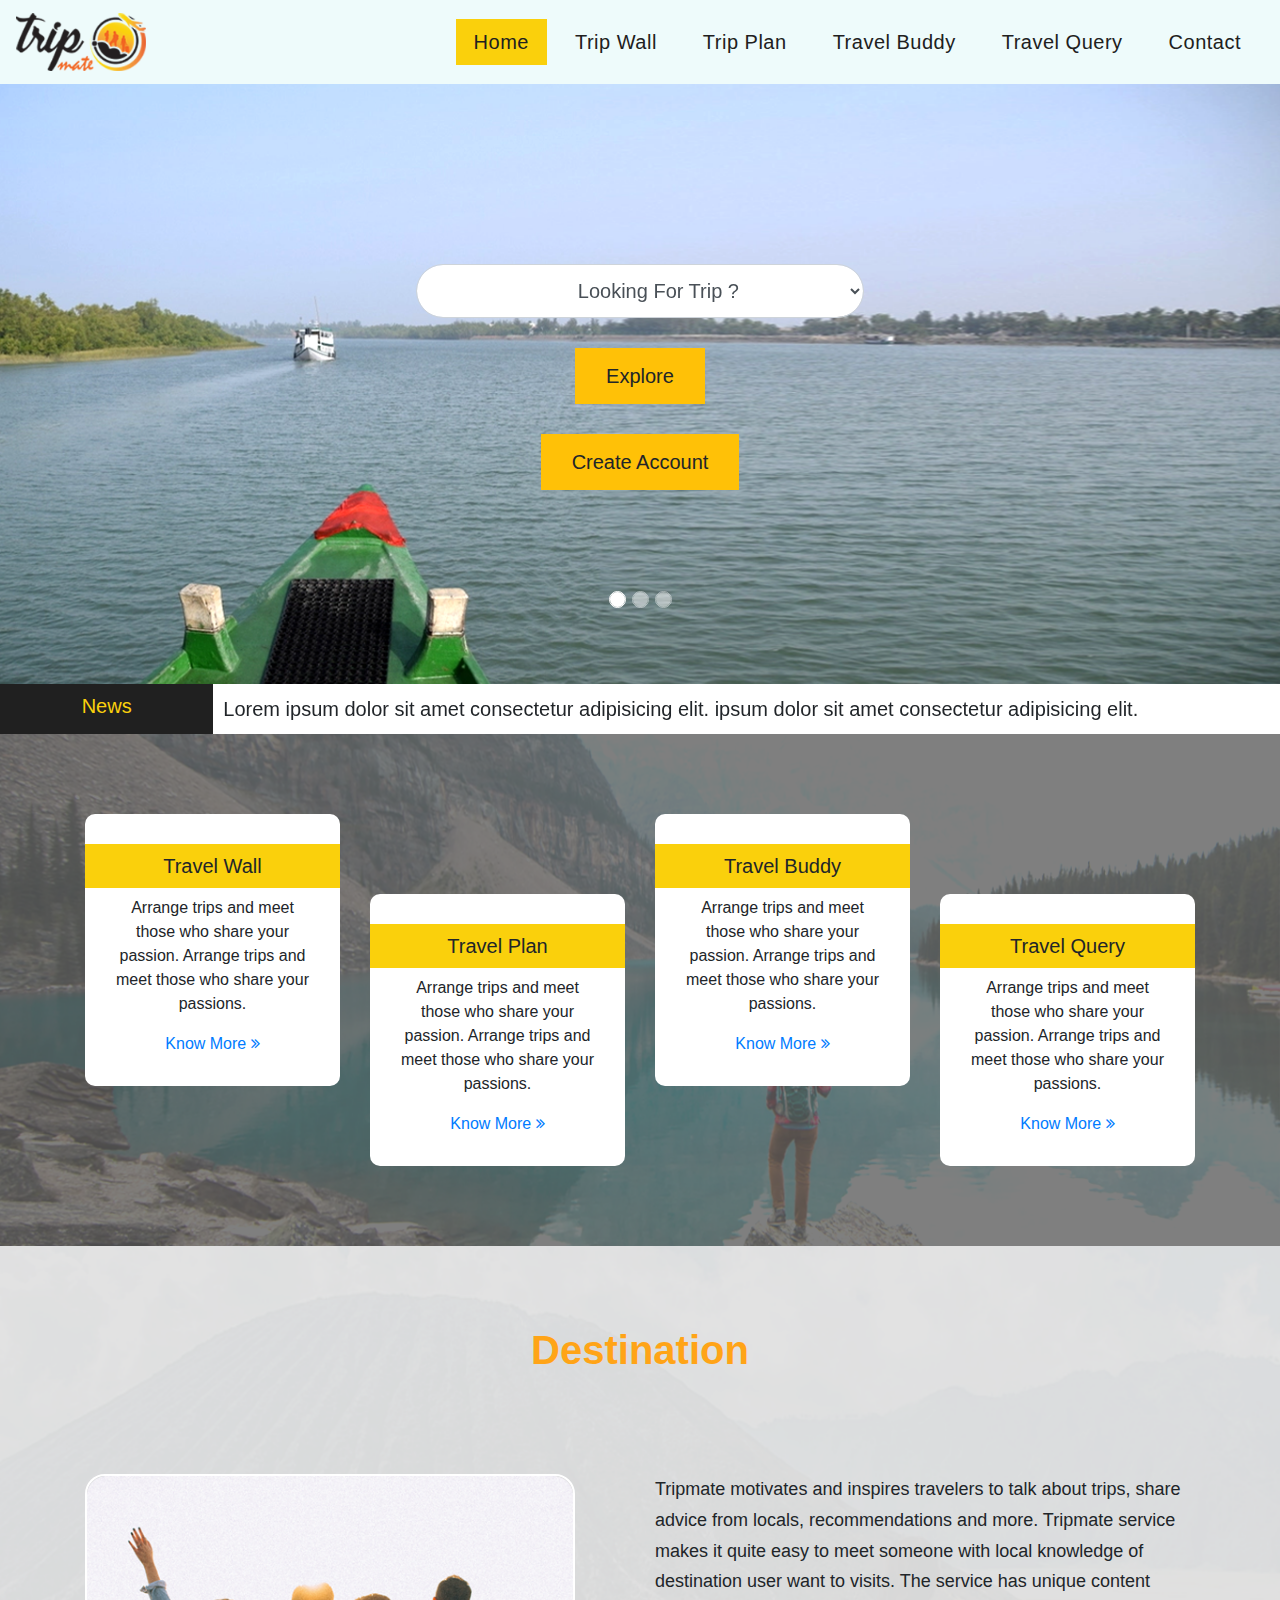
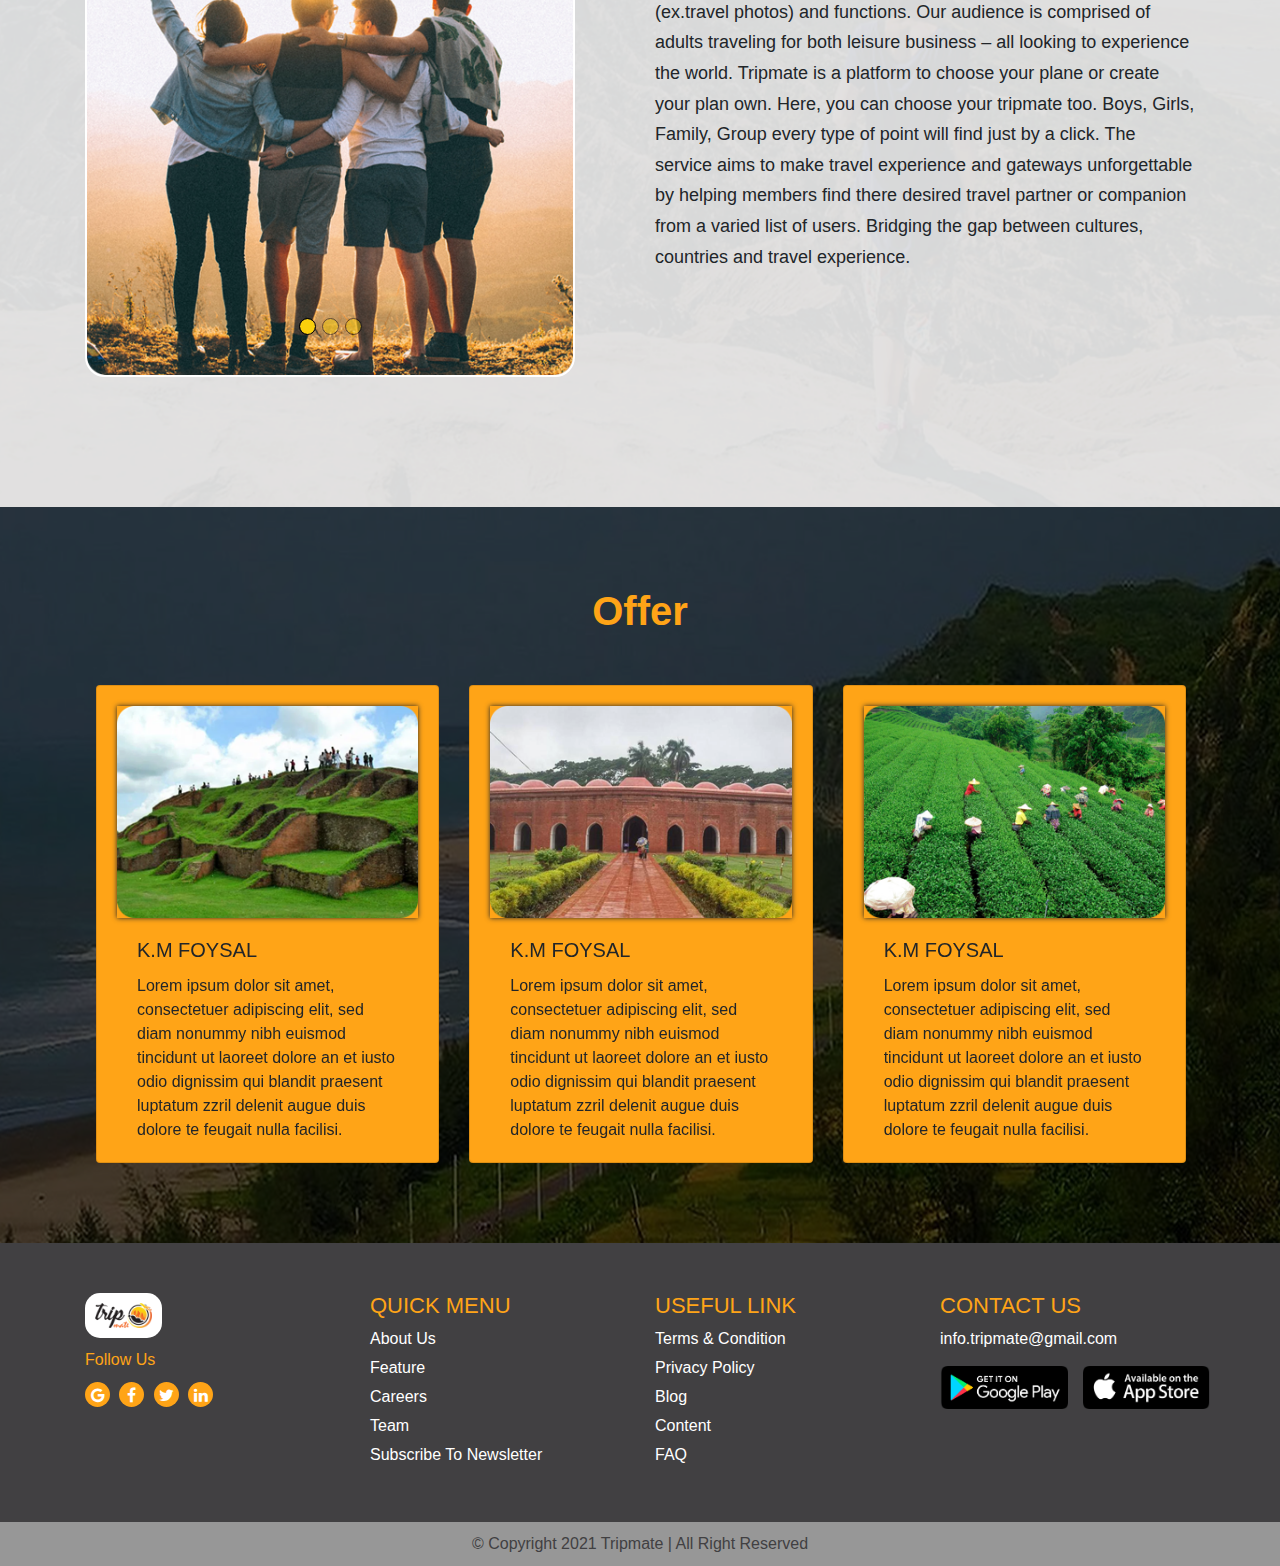
<file: index.html>
<!doctype html>
<html lang="en">

<head>
    <!-- Required meta tags -->
    <meta charset="utf-8">
    <meta name="viewport" content="width=device-width, initial-scale=1, shrink-to-fit=no">

    <!-- Bootstrap CSS -->
    <link rel="stylesheet" href="https://cdn.jsdelivr.net/npm/bootstrap@4.6.0/dist/css/bootstrap.min.css">

    <!-- Font Aweosome Integration -->
    <link rel="stylesheet" href="https://stackpath.bootstrapcdn.com/font-awesome/4.7.0/css/font-awesome.min.css">
    
    <link rel="stylesheet" href="https://cdnjs.cloudflare.com/ajax/libs/OwlCarousel2/2.3.4/assets/owl.carousel.min.css" />
    <link rel="stylesheet"
        href="https://cdnjs.cloudflare.com/ajax/libs/OwlCarousel2/2.3.4/assets/owl.theme.default.min.css" />

    <link rel="stylesheet" href="css/style.css">
    <link rel="stylesheet" href="css/responsive.css">
    
    <style>
        .owl-theme .owl-dots .owl-dot {
                display: none;
            }

            .owl-theme .owl-nav {
                display: none;
            }
    </style>

    <title>Trip Mate</title>
</head>

<body>
   
     <!-- NavBar Started -->

    <header>
        <!-- <div class="container"> -->
            <nav class="navbar navbar-expand-lg navbar-light">
                <a class="navbar-brand" href="index.html">
                    <img src="images/logo.png" alt="logo" class="logo">
                </a>
                <button class="navbar-toggler" type="button" data-toggle="collapse" data-target="#navbarSupportedContent"
                    aria-controls="navbarSupportedContent" aria-expanded="false" aria-label="Toggle navigation">
                    <span class="navbar-toggler-icon"></span>
                </button>
        
                <div class="collapse navbar-collapse" id="navbarSupportedContent">
                    <ul class="navbar-nav ml-auto">
                        <li class="nav-item active">
                            <a class="nav-link" href="index.html">Home</a>
                        </li>
                        <li class="nav-item">
                            <a class="nav-link" href="travel_wall.html">Trip Wall</a>
                        </li>
                        <li class="nav-item">
                            <a class="nav-link" href="tripplan.html">Trip Plan</a>
                        </li>
                        <li class="nav-item">
                            <a class="nav-link" href="travelbuddy.html">Travel Buddy</a>
                        </li>
                        <li class="nav-item">
                            <a class="nav-link" href="travelquery.html">Travel Query</a>
                        </li>
                        <li class="nav-item">
                            <a class="nav-link" href="contact.html">Contact</a>
                        </li>
                    </ul>
                </div>
            </nav>
        <!-- </div> -->
    </header>

    <!-- NavBar End -->

    <section class="hero-area">
        <div id="carouselExampleCaptions" class="carousel slide" data-ride="carousel">
            <ol class="carousel-indicators slider-indicators">
                <li data-target="#carouselExampleCaptions" data-slide-to="0" class="active"></li>
                <li data-target="#carouselExampleCaptions" data-slide-to="1"></li>
                <li data-target="#carouselExampleCaptions" data-slide-to="2"></li>
            </ol>
            <div class="carousel-inner">
                <div class="carousel-item active">
                    <img src="images/slider1.png" class="d-block img-fluid slider-img " alt="slider-img">
                    <div class="carousel-caption d-md-block slider-caption">
                        <select class="form-control find">
                            <option>Looking For Trip ?</option>
                            <option>Looking For Buddy ?</option>
                        </select>
                        <div class=""><a href="#" class="btn btn-warning btn-lg btn1">Explore</a></div>
                        <div class=""><a href="#" class="btn btn-warning btn-lg btn2">Create Account</a></div>

                    </div>
                </div>
                <div class="carousel-item">
                    <img src="images/slider2.png" class="d-block img-fluid slider-img" alt="slider-img">
                    <div class="carousel-caption d-md-block slider-caption">
                        <select class="form-control find">
                            <option>Looking For Trip ?</option>
                            <option>Looking For Buddy ?</option>
                        </select>
                        <div class=""><a href="#" class="btn btn-warning btn-lg btn1">Explore</a></div>
                        <div class=""><a href="#" class="btn btn-warning btn-lg btn2">Create Account</a></div>
                    
                    </div>
                </div>
                <div class="carousel-item">
                    <img src="images/slider3.png" class="d-block img-fluid slider-img" alt="slider-img">
                    <div class="carousel-caption d-md-block slider-caption">
                        <select class="form-control find">
                            <option>Looking For Trip ?</option>
                            <option>Looking For Buddy ?</option>
                        </select>
                        <div class=""><a href="#" class="btn btn-warning btn-lg btn1">Explore</a></div>
                        <div class=""><a href="#" class="btn btn-warning btn-lg btn2">Create Account</a></div>
                    
                    </div>
                </div>
            </div>
            <a class="carousel-control-prev" href="#carouselExampleCaptions" role="button" data-slide="prev">
               
            </a>
            <a class="carousel-control-next" href="#carouselExampleCaptions" role="button" data-slide="next">
                
            </a>
        </div>
    </section>


    <!-- News Heading Section Started -->
        
     <section class="heading">
         <div class="container-fluid adjust-container">
             <div class="row no-gutters">
                 <div class="col-md-1 col-lg-2 title">
                     <h5>News</h5>
                 </div>
                <div class="col-md-11 col-lg-10 description">
                    <p>Lorem ipsum dolor sit amet consectetur adipisicing elit. ipsum dolor sit amet consectetur adipisicing elit.</p>
                </div>
             </div>
         </div>
     </section>
    <!-- News Heading Section End -->


    <!-- Feature Section Started -->
        
    <section class="feature">
        <div class="container">
            <div class="row">
                <div class="col-md-6 col-lg-3">
                    <div class="wall">
                        <h5>Travel Wall</h5>
                        <p>Arrange trips and meet those who share your passion. Arrange trips and meet those who share your passions.</p>
                        <a href="#">Know More <i class="fa fa-angle-double-right" aria-hidden="true"></i></a>
                    </div>
                </div>
                <div class="col-md-6 col-lg-3">
                    <div class="wall plan">
                        <h5>Travel Plan</h5>
                        <p>Arrange trips and meet those who share your passion. Arrange trips and meet those who share your passions.</p>
                        <a href="#">Know More <i class="fa fa-angle-double-right" aria-hidden="true"></i></a>
                    </div>
                </div>
                <div class="col-md-6 col-lg-3">
                    <div class="wall buddy">
                        <h5>Travel Buddy</h5>
                        <p>Arrange trips and meet those who share your passion. Arrange trips and meet those who share your passions.</p>
                        <a href="#">Know More <i class="fa fa-angle-double-right" aria-hidden="true"></i></a>
                    </div>
                </div>
                <div class="col-md-6 col-lg-3">
                    <div class="wall query">
                        <h5>Travel Query</h5>
                        <p>Arrange trips and meet those who share your passion. Arrange trips and meet those who share your passions.</p>
                        <a href="#">Know More <i class="fa fa-angle-double-right" aria-hidden="true"></i></a>
                    </div>
                </div>
            </div>
        </div>
    </section>
    <!-- Feature Section End -->


    <!-- Destination Section Started -->

       <section class="destination">
           <div class="container">
               <div class="row">
                  <div class="col-12">
                      <h2>Destination</h2>
                      <div class="row">
                        <div class="col-md-6">
                            <div class="slider-box">
                                <div id="carouselExampleIndicators" class="carousel slide" data-ride="carousel">
                                    <ol class="carousel-indicators slider-box-indicators">
                                        <li data-target="#carouselExampleIndicators" data-slide-to="0" class="active"></li>
                                        <li data-target="#carouselExampleIndicators" data-slide-to="1"></li>
                                        <li data-target="#carouselExampleIndicators" data-slide-to="2"></li>
                                    </ol>
                                    <div class="carousel-inner">
                                        <div class="carousel-item active">
                                            <img src="images/box-img1.png" class="d-block w-100 img-border" alt="img">
                                        </div>
                                        <div class="carousel-item">
                                            <img src="images/box-img2.png" class="d-block w-100 img-border" alt="img">
                                        </div>
                                        <div class="carousel-item">
                                            <img src="images/box-img1.png" class="d-block w-100 img-border" alt="img">
                                        </div>
                                    </div>
                                    <a class="carousel-control-prev" href="#carouselExampleIndicators" role="button" data-slide="prev">
                        
                                    </a>
                                    <a class="carousel-control-next" href="#carouselExampleIndicators" role="button" data-slide="next">
                        
                                    </a>
                                </div>
                            </div>
                        </div>
                        <div class="col-md-6">
                            <div class="text-area">
                                <p>Tripmate motivates and inspires travelers to talk about trips, share advice from locals, recommendations and
                                    more.
                                    Tripmate service makes it quite easy to meet someone with local knowledge of destination user want to
                                    visits. The
                                    service has unique content (ex.travel photos) and functions. Our audience is comprised of adults traveling
                                    for both
                                    leisure business – all looking to experience the world. Tripmate is a platform to choose your plane or
                                    create your plan
                                    own. Here, you can choose your tripmate too. Boys, Girls, Family, Group every type of point will find just
                                    by a click.
                                    The service aims to make travel experience and gateways unforgettable by helping members find there desired
                                    travel
                                    partner or companion from a varied list of users. Bridging the gap between cultures, countries and travel
                                    experience.</p>
                            </div>
                        </div>
                      </div>
                  </div>
               </div>
           </div>
       </section>

            <!-- Destination Section End -->


            <!-- Offer Section Started  -->

        <section class="offer">
            <div class="container">
                <div class="row">
                    <div class="col-12 col-md-12">
                        <h2>Offer</h2>
                        <!-- <div class="row">
                            <div class="col-12 col-md-4">
                                <div class="img-box">

                                </div>
                            </div>
                        </div> -->

                        <div class="owl-carousel owl-theme">
                            <div class="item">
                                <div class="card">
                                    <img src="images/offer-img1.png" class="card-img-top offer-img" alt="img">
                                    <div class="card-body">
                                        <h5 class="card-title">K.M FOYSAL</h5>
                                        <p class="card-text">Lorem ipsum dolor sit amet, consectetuer adipiscing elit, sed diam nonummy nibh euismod tincidunt ut laoreet dolore an
                                        et iusto odio dignissim qui blandit praesent luptatum zzril delenit augue duis dolore te feugait nulla facilisi.</p>
                                    
                                    </div>
                                </div>
                    
                            </div>

                            <div class="item">
                                <div class="card">
                                    <img src="images/offer-img2.png" class="card-img-top offer-img" alt="img">
                                    <div class="card-body">
                                        <h5 class="card-title">K.M FOYSAL</h5>
                                        <p class="card-text">Lorem ipsum dolor sit amet, consectetuer adipiscing elit, sed diam nonummy nibh euismod
                                            tincidunt ut laoreet dolore an
                                            et iusto odio dignissim qui blandit praesent luptatum zzril delenit augue duis dolore te feugait nulla
                                            facilisi.</p>
                            
                                    </div>
                                </div>
                            
                            </div>

                            <div class="item">
                                <div class="card">
                                    <img src="images/offer-img3.png" class="card-img-top offer-img" alt="img">
                                    <div class="card-body">
                                        <h5 class="card-title">K.M FOYSAL</h5>
                                        <p class="card-text">Lorem ipsum dolor sit amet, consectetuer adipiscing elit, sed diam nonummy nibh euismod
                                            tincidunt ut laoreet dolore an
                                            et iusto odio dignissim qui blandit praesent luptatum zzril delenit augue duis dolore te feugait nulla
                                            facilisi.</p>
                            
                                    </div>
                                </div>
                            
                            </div>

                            <div class="item">
                                <div class="card">
                                    <img src="images/offer-img1.png" class="card-img-top offer-img" alt="img">
                                    <div class="card-body">
                                        <h5 class="card-title">K.M FOYSAL</h5>
                                        <p class="card-text">Lorem ipsum dolor sit amet, consectetuer adipiscing elit, sed diam nonummy nibh euismod
                                            tincidunt ut laoreet dolore an
                                            et iusto odio dignissim qui blandit praesent luptatum zzril delenit augue duis dolore te feugait nulla
                                            facilisi.</p>
                            
                                    </div>
                                </div>
                            
                            </div>

                            <div class="item">
                                <div class="card">
                                    <img src="images/offer-img2.png" class="card-img-top offer-img" alt="img">
                                    <div class="card-body">
                                        <h5 class="card-title">K.M FOYSAL</h5>
                                        <p class="card-text">Lorem ipsum dolor sit amet, consectetuer adipiscing elit, sed diam nonummy nibh euismod
                                            tincidunt ut laoreet dolore an
                                            et iusto odio dignissim qui blandit praesent luptatum zzril delenit augue duis dolore te feugait nulla
                                            facilisi.</p>
                            
                                    </div>
                                </div>
                            
                            </div>
                        </div>
                    </div>
                </div>
            </div>
        </section>

            <!-- Offer Section End  -->


            <!-- Footer Section Started -->
            
            <footer>
                <div class="container">
                    <div class="row">
                        <div class="col-md-6 col-lg-3 col-gap">
                            <div class="widget-1">
                                <img src="images/footer-logo.png" alt="footer logo" class="footer-logo">
                                <div class="">
                                    <p class="">Follow Us</p>
                                    <div class="social-icon">
                                        <ul>
                                            <li><i class="fa fa-google"></i></li>
                                            <li><i class="fa fa-facebook"></i></li>
                                            <li><i class="fa fa-twitter"></i></li>
                                            <li><i class="fa fa-linkedin"></i></li>
                                        </ul>
                                
                                    </div>
                                </div>
                                
                            </div>
                        </div>
                        <div class="col-md-6 col-lg-3">
                            <div class="widget-2">
                                <h3>QUICK MENU</h3>
                                <a href="#" class="link">About Us</a>
                                <a href="#" class="link">Feature</a>
                                <a href="#" class="link">Careers</a>
                                <a href="#" class="link">Team</a>
                                <a href="#" class="link">Subscribe To Newsletter</a>
                            </div>
                        </div>
                        <div class="col-md-6 col-lg-3">
                            <div class="widget-2">
                                <h3>USEFUL LINK</h3>
                                <a href="#" class="link">Terms & Condition</a>
                                <a href="#" class="link">Privacy Policy</a>
                                <a href="#" class="link">Blog</a>
                                <a href="#" class="link">Content</a>
                                <a href="#" class="link">FAQ</a>
                            </div>
                        </div>
                        <div class="col-md-6 col-lg-3">
                            <div class="widget-2">
                                <h3>CONTACT US</h3>
                                <a href="#" class="link">info.tripmate@gmail.com</a>
                                <div class="row">
                                    <div class="col-6 col-adjust">
                                        <div class="google">
                                            <img src="images/google.png" class="img-fluid" alt="img">
                                        </div>
                                    </div>
                                    <div class="col-6 col-adjust">
                                        <div class="apple">
                                            <img src="images/apple.png" class="img-fluid" alt="img">
                                        </div>
                                    </div>
                                </div>
                            </div>
                        </div>
                    </div>
                </div>
            </footer>
            <!-- Footer Section End -->
            
            
            <section class="bottom-footer">
                <div class="container">
                    <div class="row">
                        <div class="col-12">
                            <p>&copy; Copyright 2021 Tripmate | All Right Reserved </p>
                        </div>
                    </div>
            </section>













    <!-- Optional JavaScript; choose one of the two! -->

    <!-- Option 1: jQuery and Bootstrap Bundle (includes Popper) -->
    <script src="https://code.jquery.com/jquery-3.5.1.slim.min.js"></script>
    <script src="https://cdn.jsdelivr.net/npm/bootstrap@4.6.0/dist/js/bootstrap.bundle.min.js"></script>
    <script src="https://cdnjs.cloudflare.com/ajax/libs/jquery/3.5.1/jquery.min.js"></script>
    <script src="https://cdnjs.cloudflare.com/ajax/libs/OwlCarousel2/2.3.4/owl.carousel.min.js"></script>
    <script src="js/script.js"></script>

    <!-- Option 2: Separate Popper and Bootstrap JS -->
    <!--
    <script src="https://code.jquery.com/jquery-3.5.1.slim.min.js" integrity="sha384-DfXdz2htPH0lsSSs5nCTpuj/zy4C+OGpamoFVy38MVBnE+IbbVYUew+OrCXaRkfj" crossorigin="anonymous"></script>
    <script src="https://cdn.jsdelivr.net/npm/popper.js@1.16.1/dist/umd/popper.min.js" integrity="sha384-9/reFTGAW83EW2RDu2S0VKaIzap3H66lZH81PoYlFhbGU+6BZp6G7niu735Sk7lN" crossorigin="anonymous"></script>
    <script src="https://cdn.jsdelivr.net/npm/bootstrap@4.6.0/dist/js/bootstrap.min.js" integrity="sha384-+YQ4JLhjyBLPDQt//I+STsc9iw4uQqACwlvpslubQzn4u2UU2UFM80nGisd026JF" crossorigin="anonymous"></script>
    -->
</body>

</html>
</file>
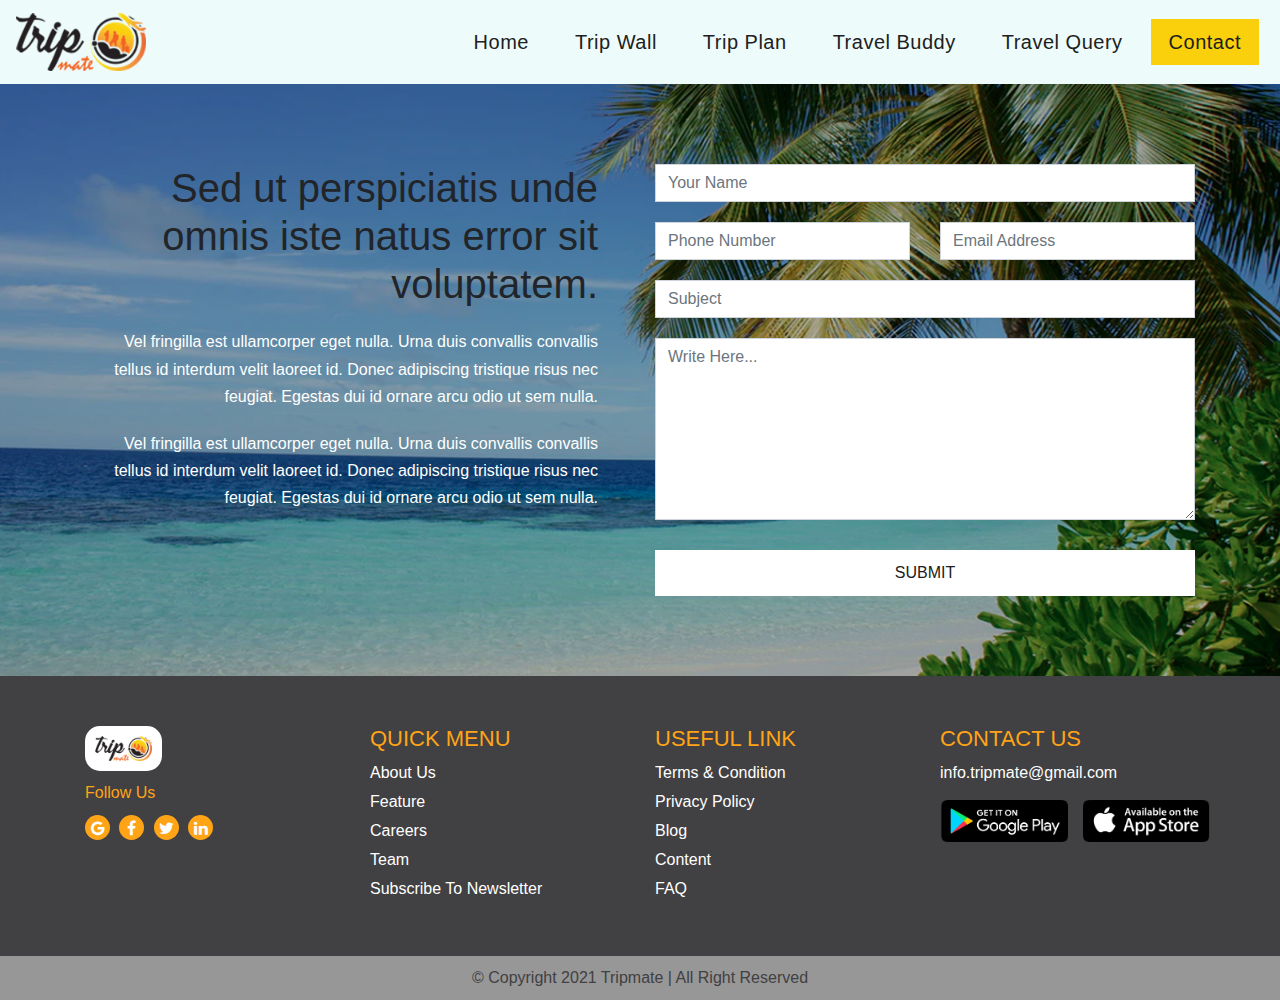
<file: contact.html>
<!doctype html>
<html lang="en">

<head>
    <!-- Required meta tags -->
    <meta charset="utf-8">
    <meta name="viewport" content="width=device-width, initial-scale=1, shrink-to-fit=no">

    <!-- Bootstrap CSS -->
    <link rel="stylesheet" href="https://cdn.jsdelivr.net/npm/bootstrap@4.6.0/dist/css/bootstrap.min.css">

    <!-- Font Aweosome Integration -->
    <link rel="stylesheet" href="https://stackpath.bootstrapcdn.com/font-awesome/4.7.0/css/font-awesome.min.css">
    
    <link rel="stylesheet" href="https://cdnjs.cloudflare.com/ajax/libs/OwlCarousel2/2.3.4/assets/owl.carousel.min.css" />
    <link rel="stylesheet"
        href="https://cdnjs.cloudflare.com/ajax/libs/OwlCarousel2/2.3.4/assets/owl.theme.default.min.css" />

    <link rel="stylesheet" href="css/style.css">
    <link rel="stylesheet" href="css/responsive.css">


    <title>Contact Us</title>
</head>

<body>
   
     <!-- NavBar Started -->

    <header>
        <!-- <div class="container"> -->
            <nav class="navbar navbar-expand-lg navbar-light">
                <a class="navbar-brand" href="index.html">
                    <img src="images/logo.png" alt="logo" class="logo">
                </a>
                <button class="navbar-toggler" type="button" data-toggle="collapse" data-target="#navbarSupportedContent"
                    aria-controls="navbarSupportedContent" aria-expanded="false" aria-label="Toggle navigation">
                    <span class="navbar-toggler-icon"></span>
                </button>
        
                <div class="collapse navbar-collapse" id="navbarSupportedContent">
                    <ul class="navbar-nav ml-auto">
                        <li class="nav-item">
                            <a class="nav-link" href="index.html">Home</a>
                        </li>
                        <li class="nav-item">
                            <a class="nav-link" href="travel_wall.html">Trip Wall</a>
                        </li>
                        <li class="nav-item">
                            <a class="nav-link" href="tripplan.html">Trip Plan</a>
                        </li>
                        <li class="nav-item">
                            <a class="nav-link" href="travelbuddy.html">Travel Buddy</a>
                        </li>
                        <li class="nav-item">
                            <a class="nav-link" href="travelquery.html">Travel Query</a>
                        </li>
                        <li class="nav-item active">
                            <a class="nav-link" href="contact.html">Contact</a>
                        </li>
                    </ul>
                </div>
            </nav>
        <!-- </div> -->
    </header>

    <!-- NavBar End -->


    <!-- Contact Section Started -->
      
      <section class="contact">
      	<div class="container">
      		<div class="row">

      			<div class="col-md-6 col-lg-6">
      				<div class="hero-area">
      					<h3>Sed ut perspiciatis unde omnis iste natus error sit voluptatem.</h3>
      					<p>Vel fringilla est ullamcorper eget nulla. Urna duis convallis convallis tellus id interdum velit laoreet id. Donec adipiscing tristique risus nec feugiat. Egestas dui id ornare arcu odio ut sem nulla.</p>
      					<p>Vel fringilla est ullamcorper eget nulla. Urna duis convallis convallis tellus id interdum velit laoreet id. Donec adipiscing tristique risus nec feugiat. Egestas dui id ornare arcu odio ut sem nulla.</p>
      				</div>
      			</div>

      			<div class="col-md-6 col-lg-6">

      				<form>
                        <input type="name" placeholder="Your Name" class="form-control">

                        <div class="row">
						    <div class="col">
						      <input type="text" class="form-control" placeholder="Phone Number">
						    </div>
						    <div class="col">
						      <input type="email" class="form-control" placeholder="Email Address">
						    </div>
					    </div>

                        <input type="select" placeholder="Subject" class="form-control">
                        <textarea rows="7" placeholder="Write Here..." class="form-control"></textarea>

                      
                         <button type="submit" class="btn-submit">Submit</button>
                     
                    </form>
      			</div>

      		</div>
      	</div>
      </section>

	<!-- Contact Section End -->

  

            <!-- Footer Section Started -->
            
            <footer>
                <div class="container">
                    <div class="row">
                        <div class="col-md-6 col-lg-3 col-gap">
                            <div class="widget-1">
                                <img src="images/footer-logo.png" alt="footer logo" class="footer-logo">
                                <div class="">
                                    <p class="">Follow Us</p>
                                    <div class="social-icon">
                                        <ul>
                                            <li><i class="fa fa-google"></i></li>
                                            <li><i class="fa fa-facebook"></i></li>
                                            <li><i class="fa fa-twitter"></i></li>
                                            <li><i class="fa fa-linkedin"></i></li>
                                        </ul>
                                
                                    </div>
                                </div>
                                
                            </div>
                        </div>
                        <div class="col-md-6 col-lg-3">
                            <div class="widget-2">
                                <h3>QUICK MENU</h3>
                                <a href="#" class="link">About Us</a>
                                <a href="#" class="link">Feature</a>
                                <a href="#" class="link">Careers</a>
                                <a href="#" class="link">Team</a>
                                <a href="#" class="link">Subscribe To Newsletter</a>
                            </div>
                        </div>
                        <div class="col-md-6 col-lg-3">
                            <div class="widget-2">
                                <h3>USEFUL LINK</h3>
                                <a href="#" class="link">Terms & Condition</a>
                                <a href="#" class="link">Privacy Policy</a>
                                <a href="#" class="link">Blog</a>
                                <a href="#" class="link">Content</a>
                                <a href="#" class="link">FAQ</a>
                            </div>
                        </div>
                        <div class="col-md-6 col-lg-3">
                            <div class="widget-2">
                                <h3>CONTACT US</h3>
                                <a href="#" class="link">info.tripmate@gmail.com</a>
                                <div class="row">
                                    <div class="col-6 col-adjust">
                                        <div class="google">
                                            <img src="images/google.png" class="img-fluid" alt="img">
                                        </div>
                                    </div>
                                    <div class="col-6 col-adjust">
                                        <div class="apple">
                                            <img src="images/apple.png" class="img-fluid" alt="img">
                                        </div>
                                    </div>
                                </div>
                            </div>
                        </div>
                    </div>
                </div>
            </footer>
            <!-- Footer Section End -->
            
            
            <section class="bottom-footer">
                <div class="container">
                    <div class="row">
                        <div class="col-12">
                            <p>&copy; Copyright 2021 Tripmate | All Right Reserved </p>
                        </div>
                    </div>
            </section>













    <!-- Optional JavaScript; choose one of the two! -->

    <!-- Option 1: jQuery and Bootstrap Bundle (includes Popper) -->
    <script src="https://code.jquery.com/jquery-3.5.1.slim.min.js"></script>
    <script src="https://cdn.jsdelivr.net/npm/bootstrap@4.6.0/dist/js/bootstrap.bundle.min.js"></script>
    <script src="https://cdnjs.cloudflare.com/ajax/libs/jquery/3.5.1/jquery.min.js"></script>
    <script src="https://cdnjs.cloudflare.com/ajax/libs/OwlCarousel2/2.3.4/owl.carousel.min.js"></script>
    <script src="js/script.js"></script>

    <!-- Option 2: Separate Popper and Bootstrap JS -->
    <!--
    <script src="https://code.jquery.com/jquery-3.5.1.slim.min.js" integrity="sha384-DfXdz2htPH0lsSSs5nCTpuj/zy4C+OGpamoFVy38MVBnE+IbbVYUew+OrCXaRkfj" crossorigin="anonymous"></script>
    <script src="https://cdn.jsdelivr.net/npm/popper.js@1.16.1/dist/umd/popper.min.js" integrity="sha384-9/reFTGAW83EW2RDu2S0VKaIzap3H66lZH81PoYlFhbGU+6BZp6G7niu735Sk7lN" crossorigin="anonymous"></script>
    <script src="https://cdn.jsdelivr.net/npm/bootstrap@4.6.0/dist/js/bootstrap.min.js" integrity="sha384-+YQ4JLhjyBLPDQt//I+STsc9iw4uQqACwlvpslubQzn4u2UU2UFM80nGisd026JF" crossorigin="anonymous"></script>
    -->
</body>

</html>
</file>
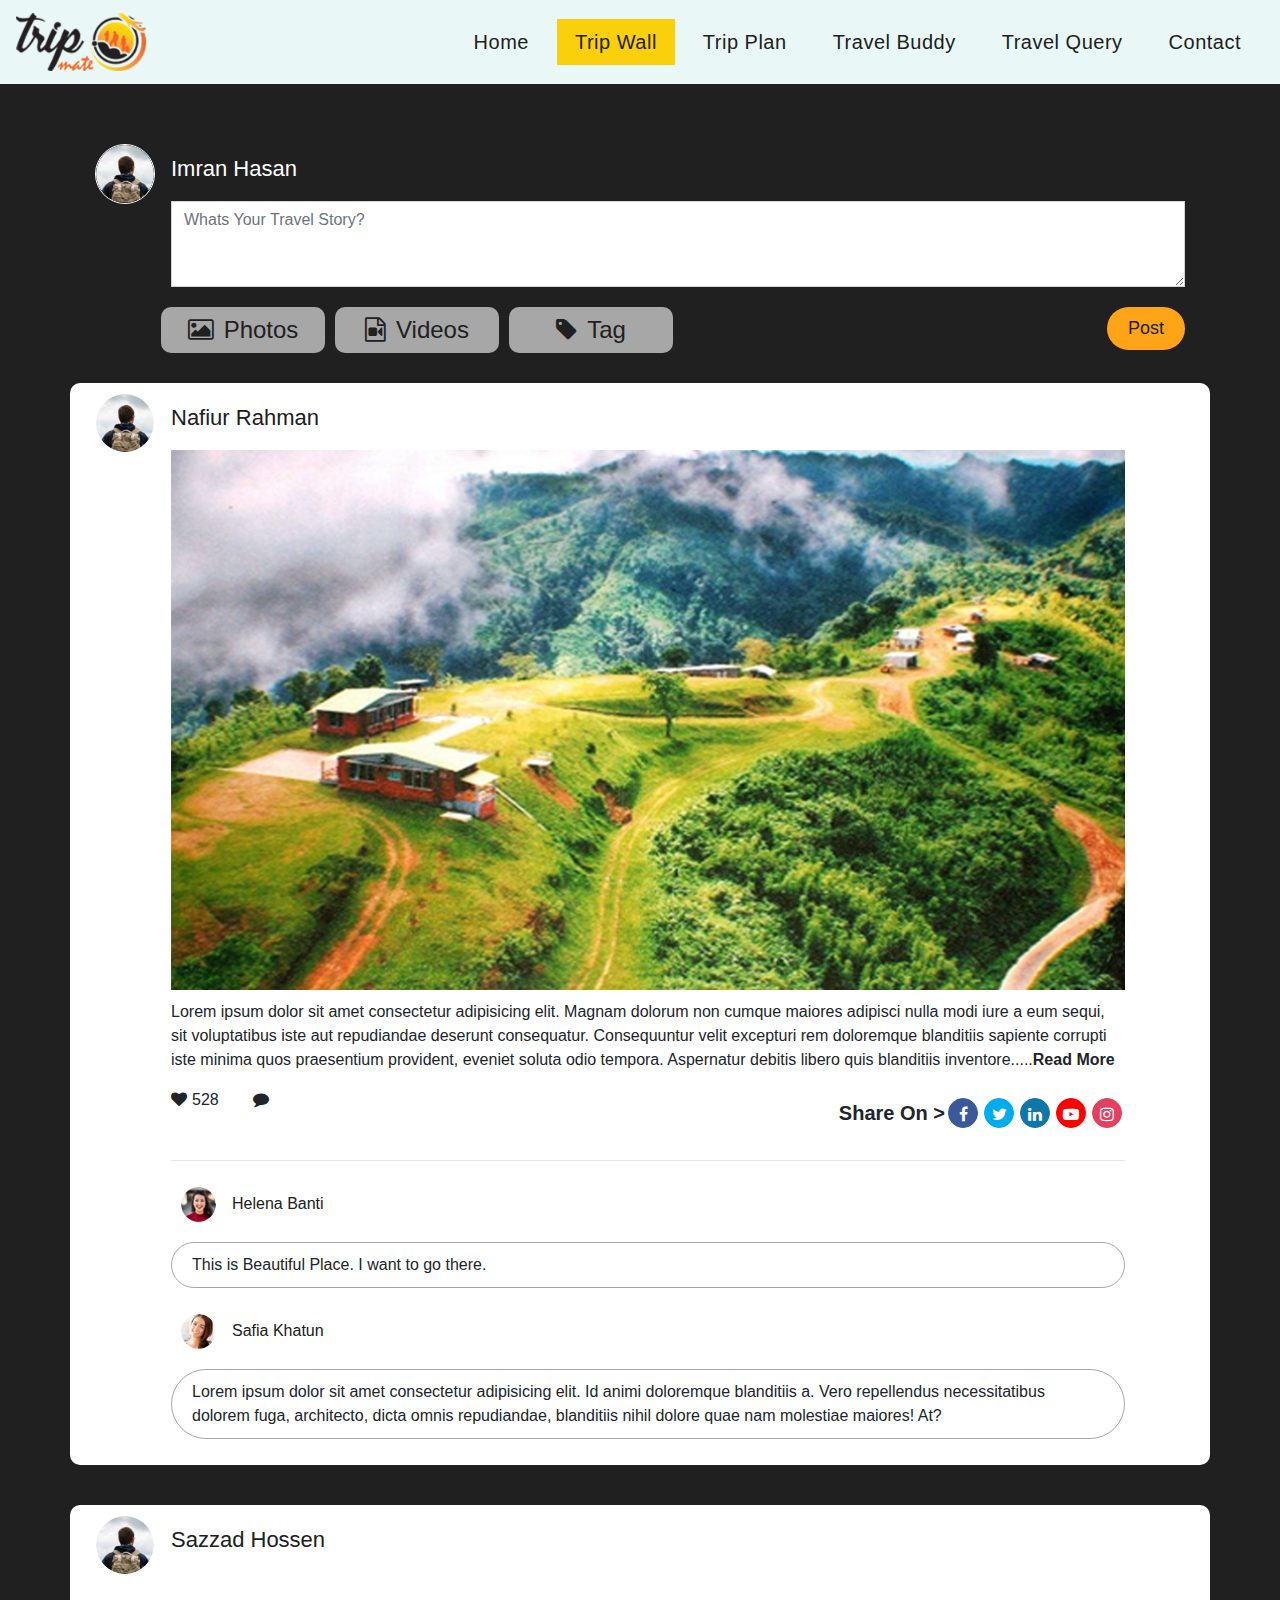
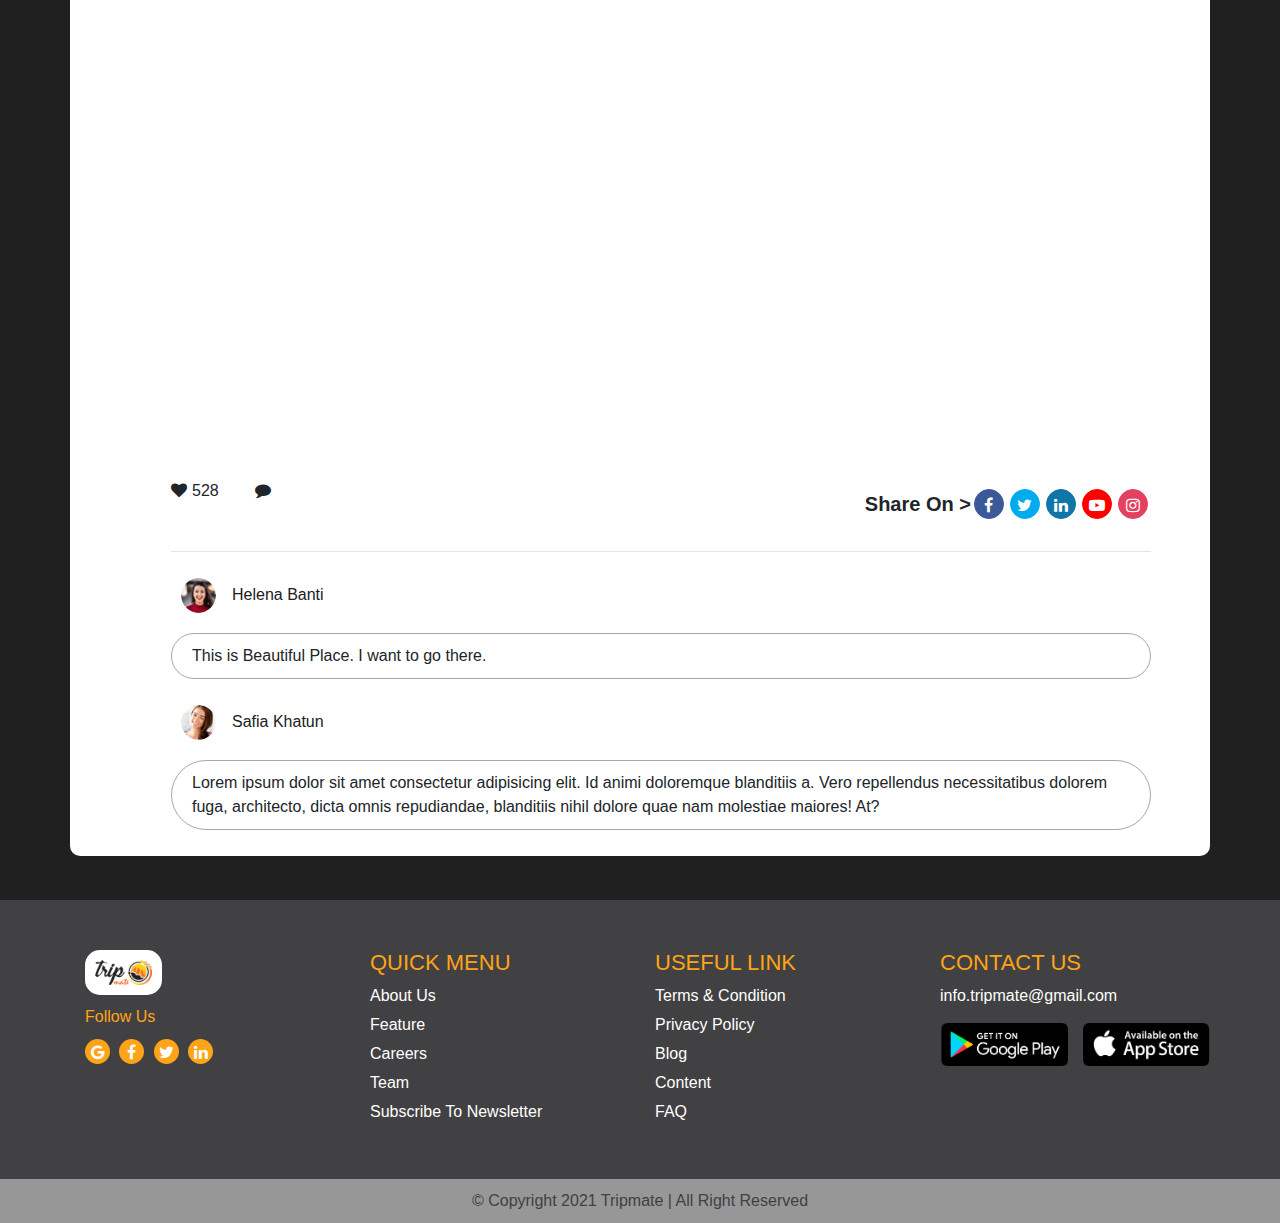
<file: travel_wall.html>
<!doctype html>
<html lang="en">

<head>
    <!-- Required meta tags -->
    <meta charset="utf-8">
    <meta name="viewport" content="width=device-width, initial-scale=1, shrink-to-fit=no">

    <!-- Bootstrap CSS -->
    <link rel="stylesheet" href="https://cdn.jsdelivr.net/npm/bootstrap@4.6.0/dist/css/bootstrap.min.css">

    <!-- Font Aweosome Integration -->
    <link rel="stylesheet" href="https://stackpath.bootstrapcdn.com/font-awesome/4.7.0/css/font-awesome.min.css">

    <link rel="stylesheet"
        href="https://cdnjs.cloudflare.com/ajax/libs/OwlCarousel2/2.3.4/assets/owl.carousel.min.css" />
    <link rel="stylesheet"
        href="https://cdnjs.cloudflare.com/ajax/libs/OwlCarousel2/2.3.4/assets/owl.theme.default.min.css" />

    <link rel="stylesheet" href="css/style.css">
    <link rel="stylesheet" href="css/responsive.css">


    <title>Travel Wall</title>
</head>

<body class="wall-body">

    <!-- NavBar Started -->

    <header>
        <!-- <div class="container"> -->
        <nav class="navbar navbar-expand-lg navbar-light">
            <a class="navbar-brand" href="index.html">
                <img src="images/logo.png" alt="logo" class="logo">
            </a>
            <button class="navbar-toggler" type="button" data-toggle="collapse" data-target="#navbarSupportedContent"
                aria-controls="navbarSupportedContent" aria-expanded="false" aria-label="Toggle navigation">
                <span class="navbar-toggler-icon"></span>
            </button>

            <div class="collapse navbar-collapse" id="navbarSupportedContent">
                <ul class="navbar-nav ml-auto">
                    <li class="nav-item">
                        <a class="nav-link" href="index.html">Home</a>
                    </li>
                    <li class="nav-item active">
                        <a class="nav-link" href="travel_wall.html">Trip Wall</a>
                    </li>
                    <li class="nav-item">
                        <a class="nav-link" href="tripplan.html">Trip Plan</a>
                    </li>
                    <li class="nav-item">
                        <a class="nav-link" href="travelbuddy.html">Travel Buddy</a>
                    </li>
                    <li class="nav-item">
                        <a class="nav-link" href="travelquery.html">Travel Query</a>
                    </li>
                    <li class="nav-item">
                        <a class="nav-link" href="contact.html">Contact</a>
                    </li>
                </ul>
            </div>
        </nav>
        <!-- </div> -->
    </header>

    <!-- NavBar End -->

    <!-- Post Section Started -->

    <section class="post">
        <div class="container">
           <div class="row">
               <div class="col-12">
                <div class="media">
                    <img src="images/user1.png" class="mr-3 user-img" alt="img" class="img-fluid">
                    <div class="media-body">
                        <p class="name-text mt-2">Imran Hasan</p>
                        <form>
                            <div class="form-group">
                                <textarea class="form-control" id="exampleFormControlTextarea1" rows="3" placeholder="Whats Your Travel Story?"></textarea>
                            </div>
                            <div class="insert-media">
                                <div class="row">
                                    <div class="col-4 col-md-2 custom-col">
                                        <div class="insert-box">
                                            <ul>
                                                <li><i class="fa fa-picture-o"></i>Photos</li>
                                            </ul>
                                        </div>
                                    </div>
                                    <div class="col-4 col-md-2 custom-col">
                                        <div class="insert-box">
                                            <ul>
                                                <li><i class="fa fa-file-video-o"></i>Videos</li>
                                            </ul>
                                        </div>
                                    </div>
                                    <div class="col-4 col-md-2 custom-col">
                                        <div class="insert-box">
                                            <ul>
                                                <li><i class="fa fa-tag"></i>Tag</li>
                                            </ul>
                                        </div>
                                    </div>
                                    
                                 <div class="col-md-6">
                                     <div class="btn-post">
                                        <a href="#" class="btn">Post</a>
                                     </div>
                                 </div>
                                </div>
                            </div>
                        </form>
                    </div>
                </div>
               </div>
           </div>
        </div>
    </section>

    <!-- Post Section End -->

    <div class="post published-post">
        <div class="container post-container">
            <div class="row">
                <div class="col-12">
                    <div class="media">
                        <img src="images/user1.png" class="mr-3 user-img" alt="img" class="img-fluid">
                        <div class="media-body">
                            <p class="name-text mt-2">Nafiur Rahman</p>
                            <img src="images/published-img1.png" alt="img" class="img-fluid">
                            <p>Lorem ipsum dolor sit amet consectetur adipisicing elit. Magnam 
                                dolorum non cumque maiores adipisci nulla modi iure a eum sequi, 
                                sit voluptatibus iste aut repudiandae deserunt consequatur. 
                                Consequuntur velit excepturi rem doloremque blanditiis sapiente corrupti iste 
                                minima quos praesentium provident, eveniet soluta odio tempora. Aspernatur debitis 
                                libero quis blanditiis inventore.....<a><strong>Read More</strong></a></p>
                                <div class="row">
                                    <div class="col-4 col-md-2 col-xl-1">
                                        <div class="like-box">
                                            <ul>
                                                <li><i class="fa fa-heart"></i>528</li>
                                            </ul>
                                        </div>
                                    </div>
                                    <div class="col-6 col-md-2 col-xl-1">
                                        <div class="like-box">
                                            <ul>
                                                <li><i class="fa fa-comment"></i></li>
                                            </ul>
                                        </div>
                                    </div>
                                    <div class="col-md-8 col-xl-10">
                                        <div class="inline-icon">
                                            <p class="">Share On > </p>
                                            <div class="social-icon">
                                                <ul>
                                                    <li><i class="fa fa-facebook facebook"></i></li>
                                                    <li><i class="fa fa-twitter twitter"></i></li>
                                                    <li><i class="fa fa-linkedin linkedin"></i></li>
                                                    <li><i class="fa fa-youtube-play youtube"></i></li>
                                                    <li class=""><i class="fa fa-instagram instagram"></i></li>
                                                </ul>
                                        
                                            </div>
                                        </div>
                                    </div>
                                </div>
                            <hr>
                            <div class="row">
                                <div class="col-12">
                                    <div class="media">
                                        <img src="images/user2.png" class="mr-3 comment-img" alt="img" class="img-fluid">
                                        <div class="media-body">
                                            <p class="name-text commenter-name">Helena Banti</p>
                                        </div>
                                    </div>
                                    <p class="comment-text">
                                       This is Beautiful Place. I want to go there.
                                    </p>
                                    
                                </div>
                            </div>
                            <div class="row">
                                <div class="col-12">
                                    <div class="media">
                                        <img src="images/user3.png" class="mr-3 comment-img" alt="img" class="img-fluid">
                                        <div class="media-body">
                                            <p class="name-text commenter-name">Safia Khatun</p>
                                        </div>
                                    </div>
                                    <p class="comment-text">
                                        Lorem ipsum dolor sit amet consectetur adipisicing elit. Id animi doloremque blanditiis a. Vero repellendus necessitatibus dolorem fuga, architecto, dicta omnis repudiandae, blanditiis nihil dolore quae nam molestiae maiores! At?
                                    </p>
                            
                                </div>
                            </div>
                        </div>
                    </div>
                </div>
            </div>
        </div>
    </div>
    <div class="post published-post mb-4">
        <div class="container post-container">
            <div class="row">
                <div class="col-12">
                    <div class="media">
                        <img src="images/user1.png" class="mr-3 user-img" alt="img" class="img-fluid">
                        <div class="media-body">
                            <p class="name-text mt-2">Sazzad Hossen</p>
                            <iframe class="video-box" width="980" height="500" src="https://www.youtube.com/embed/pt7j3IJsXck" frameborder="0"
                                allow="accelerometer; autoplay; clipboard-write; encrypted-media; gyroscope; picture-in-picture"
                                allowfullscreen></iframe>
                            <div class="row">
                                <div class="col-4 col-md-2 col-xl-1">
                                    <div class="like-box">
                                        <ul>
                                            <li><i class="fa fa-heart"></i>528</li>
                                        </ul>
                                    </div>
                                </div>
                                <div class="col-6 col-md-2 col-xl-1">
                                    <div class="like-box">
                                        <ul>
                                            <li><i class="fa fa-comment"></i></li>
                                        </ul>
                                    </div>
                                </div>
                                <div class="col-md-8 col-xl-10">
                                    <div class="inline-icon">
                                        <p class="">Share On > </p>
                                        <div class="social-icon">
                                            <ul>
                                                <li><i class="fa fa-facebook facebook"></i></li>
                                                <li><i class="fa fa-twitter twitter"></i></li>
                                                <li><i class="fa fa-linkedin linkedin"></i></li>
                                                <li><i class="fa fa-youtube-play youtube"></i></li>
                                                <li class=""><i class="fa fa-instagram instagram"></i></li>
                                            </ul>
    
                                        </div>
                                    </div>
                                </div>
                            </div>
                            <hr>
                            <div class="row">
                                <div class="col-12">
                                    <div class="media">
                                        <img src="images/user2.png" class="mr-3 comment-img" alt="img" class="img-fluid">
                                        <div class="media-body">
                                            <p class="name-text commenter-name">Helena Banti</p>
                                        </div>
                                    </div>
                                    <p class="comment-text">
                                        This is Beautiful Place. I want to go there.
                                    </p>
    
                                </div>
                            </div>
                            <div class="row">
                                <div class="col-12">
                                    <div class="media">
                                        <img src="images/user3.png" class="mr-3 comment-img" alt="img" class="img-fluid">
                                        <div class="media-body">
                                            <p class="name-text commenter-name">Safia Khatun</p>
                                        </div>
                                    </div>
                                    <p class="comment-text">
                                        Lorem ipsum dolor sit amet consectetur adipisicing elit. Id animi doloremque
                                        blanditiis a. Vero repellendus necessitatibus dolorem fuga, architecto, dicta omnis
                                        repudiandae, blanditiis nihil dolore quae nam molestiae maiores! At?
                                    </p>
    
                                </div>
                            </div>
                        </div>
                    </div>
                </div>
            </div>
        </div>
    </div>


   

    <!-- Footer Section Started -->

    <footer>
        <div class="container">
            <div class="row">
                <div class="col-md-6 col-lg-3 col-gap">
                    <div class="widget-1">
                        <img src="images/footer-logo.png" alt="footer logo" class="footer-logo">
                        <div class="">
                            <p class="">Follow Us</p>
                            <div class="social-icon">
                                <ul>
                                    <li><i class="fa fa-google"></i></li>
                                    <li><i class="fa fa-facebook"></i></li>
                                    <li><i class="fa fa-twitter"></i></li>
                                    <li><i class="fa fa-linkedin"></i></li>
                                </ul>

                            </div>
                        </div>

                    </div>
                </div>
                <div class="col-md-6 col-lg-3">
                    <div class="widget-2">
                        <h3>QUICK MENU</h3>
                        <a href="#" class="link">About Us</a>
                        <a href="#" class="link">Feature</a>
                        <a href="#" class="link">Careers</a>
                        <a href="#" class="link">Team</a>
                        <a href="#" class="link">Subscribe To Newsletter</a>
                    </div>
                </div>
                <div class="col-md-6 col-lg-3">
                    <div class="widget-2">
                        <h3>USEFUL LINK</h3>
                        <a href="#" class="link">Terms & Condition</a>
                        <a href="#" class="link">Privacy Policy</a>
                        <a href="#" class="link">Blog</a>
                        <a href="#" class="link">Content</a>
                        <a href="#" class="link">FAQ</a>
                    </div>
                </div>
                <div class="col-md-6 col-lg-3">
                    <div class="widget-2">
                        <h3>CONTACT US</h3>
                        <a href="#" class="link">info.tripmate@gmail.com</a>
                        <div class="row">
                            <div class="col-6 col-adjust">
                                <div class="google">
                                    <img src="images/google.png" class="img-fluid" alt="img">
                                </div>
                            </div>
                            <div class="col-6 col-adjust">
                                <div class="apple">
                                    <img src="images/apple.png" class="img-fluid" alt="img">
                                </div>
                            </div>
                        </div>
                    </div>
                </div>
            </div>
        </div>
    </footer>
    <!-- Footer Section End -->


    <section class="bottom-footer">
        <div class="container">
            <div class="row">
                <div class="col-12">
                    <p>&copy; Copyright 2021 Tripmate | All Right Reserved </p>
                </div>
            </div>
    </section>













    <!-- Optional JavaScript; choose one of the two! -->

    <!-- Option 1: jQuery and Bootstrap Bundle (includes Popper) -->
    <script src="https://code.jquery.com/jquery-3.5.1.slim.min.js"></script>
    <script src="https://cdn.jsdelivr.net/npm/bootstrap@4.6.0/dist/js/bootstrap.bundle.min.js"></script>
    <script src="https://cdnjs.cloudflare.com/ajax/libs/jquery/3.5.1/jquery.min.js"></script>
    <script src="https://cdnjs.cloudflare.com/ajax/libs/OwlCarousel2/2.3.4/owl.carousel.min.js"></script>
    <script src="js/script.js"></script>

    <!-- Option 2: Separate Popper and Bootstrap JS -->
    <!--
    <script src="https://code.jquery.com/jquery-3.5.1.slim.min.js" integrity="sha384-DfXdz2htPH0lsSSs5nCTpuj/zy4C+OGpamoFVy38MVBnE+IbbVYUew+OrCXaRkfj" crossorigin="anonymous"></script>
    <script src="https://cdn.jsdelivr.net/npm/popper.js@1.16.1/dist/umd/popper.min.js" integrity="sha384-9/reFTGAW83EW2RDu2S0VKaIzap3H66lZH81PoYlFhbGU+6BZp6G7niu735Sk7lN" crossorigin="anonymous"></script>
    <script src="https://cdn.jsdelivr.net/npm/bootstrap@4.6.0/dist/js/bootstrap.min.js" integrity="sha384-+YQ4JLhjyBLPDQt//I+STsc9iw4uQqACwlvpslubQzn4u2UU2UFM80nGisd026JF" crossorigin="anonymous"></script>
    -->
</body>

</html>
</file>
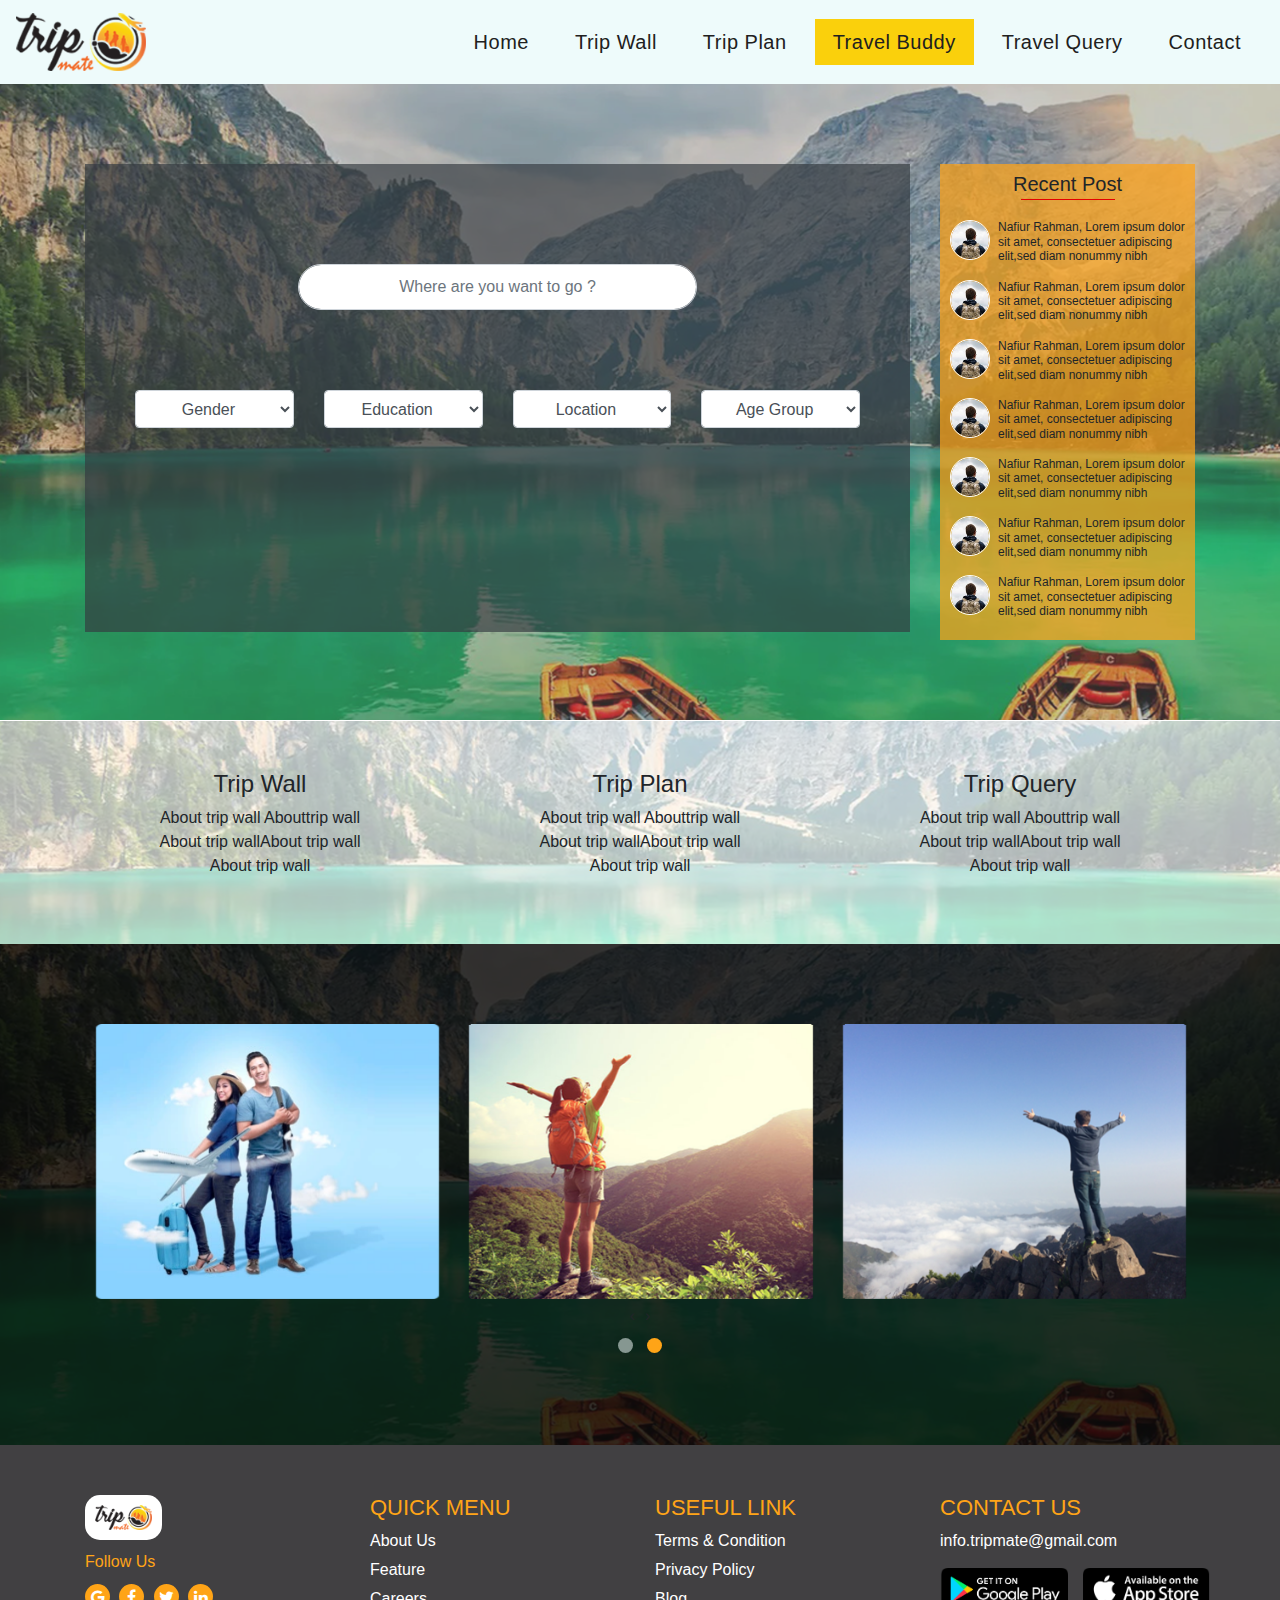
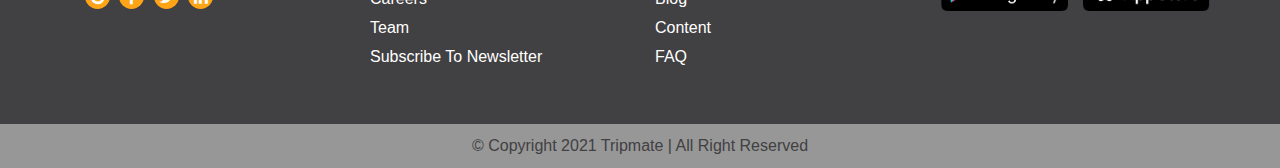
<file: travelbuddy.html>
<!doctype html>
<html lang="en">

<head>
    <!-- Required meta tags -->
    <meta charset="utf-8">
    <meta name="viewport" content="width=device-width, initial-scale=1, shrink-to-fit=no">

    <!-- Bootstrap CSS -->
    <link rel="stylesheet" href="https://cdn.jsdelivr.net/npm/bootstrap@4.6.0/dist/css/bootstrap.min.css">

    <!-- Font Aweosome Integration -->
    <link rel="stylesheet" href="https://stackpath.bootstrapcdn.com/font-awesome/4.7.0/css/font-awesome.min.css">
    
    <link rel="stylesheet" href="https://cdnjs.cloudflare.com/ajax/libs/OwlCarousel2/2.3.4/assets/owl.carousel.min.css" />
    <link rel="stylesheet"
        href="https://cdnjs.cloudflare.com/ajax/libs/OwlCarousel2/2.3.4/assets/owl.theme.default.min.css" />

    <link rel="stylesheet" href="css/style.css">
    <link rel="stylesheet" href="css/responsive.css">


    <title>Travel Buddy</title>
</head>

<body>
   
     <!-- NavBar Started -->

    <header>
        <!-- <div class="container"> -->
            <nav class="navbar navbar-expand-lg navbar-light">
                <a class="navbar-brand" href="index.html">
                    <img src="images/logo.png" alt="logo" class="logo">
                </a>
                <button class="navbar-toggler" type="button" data-toggle="collapse" data-target="#navbarSupportedContent"
                    aria-controls="navbarSupportedContent" aria-expanded="false" aria-label="Toggle navigation">
                    <span class="navbar-toggler-icon"></span>
                </button>
        
                <div class="collapse navbar-collapse" id="navbarSupportedContent">
                    <ul class="navbar-nav ml-auto">
                        <li class="nav-item">
                            <a class="nav-link" href="index.html">Home</a>
                        </li>
                        <li class="nav-item">
                            <a class="nav-link" href="travel_wall.html">Trip Wall</a>
                        </li>
                        <li class="nav-item">
                            <a class="nav-link" href="tripplan.html">Trip Plan</a>
                        </li>
                        <li class="nav-item active">
                            <a class="nav-link" href="travelbuddy.html">Travel Buddy</a>
                        </li>
                        <li class="nav-item">
                            <a class="nav-link" href="travelquery.html">Travel Query</a>
                        </li>
                        <li class="nav-item">
                            <a class="nav-link" href="contact.html">Contact</a>
                        </li>
                    </ul>
                </div>
            </nav>
        <!-- </div> -->
    </header>

    <!-- NavBar End -->

   <!-- Search Section Started  -->

    <section class="search">
        <div class="container">
            <div class="row">
                <div class="col-xl-9 col-lg-8 col-md-7">
                    <div class="search-box">
                        <div class="row">
                            <div class="col-md-12">
                                <input type="text" class="form-control search-bar" placeholder="Where are you want to go ?">
                            </div>
                            <div class="col-lg-3 col-md-6">
                                <select class="form-control dd-option">
                                    <option>Gender</option>
                                    <option>Male</option>
                                    <option>Female</option>
                                </select>
                                <!-- <div class="dd-option">
                                    <div class="dropdown">
                                    <button class="btn dd-button dropdown-toggle" type="button" id="dropdownMenuButton" data-toggle="dropdown" aria-haspopup="true" aria-expanded="false">
                                        Gender
                                    </button>
                                    <div class="dropdown-menu" aria-labelledby="dropdownMenuButton">
                                        <a class="dropdown-item" href="#">Male</a>
                                        <a class="dropdown-item" href="#">Female</a>
                                    </div>
                                    </div>
                                </div> -->
                            </div>
                            <div class="col-lg-3 col-md-6">
                                <select class="form-control dd-option">
                                    <option>Education</option>
                                    <option>Graduate</option>
                                    <option>Under Graduate</option>
                                </select>
                                <!-- <div class="dd-option">
                                    <div class="dropdown">
                                    <button class="btn dd-button dropdown-toggle" type="button" id="dropdownMenuButton" data-toggle="dropdown" aria-haspopup="true" aria-expanded="false">
                                        Education
                                    </button>
                                    <div class="dropdown-menu" aria-labelledby="dropdownMenuButton">
                                        <a class="dropdown-item" href="#">Graduate</a>
                                        <a class="dropdown-item" href="#">Under Graduate</a>
                                    </div>
                                    </div>
                                </div> -->
                            </div>
                            <div class="col-lg-3 col-md-6">
                                <select class="form-control dd-option">
                                    <option>Location</option>
                                    <option>Dhaka</option>
                                    <option>Khulna</option>
                                </select>
                                <!-- <div class="dd-option">
                                    <div class="dropdown">
                                    <button class="btn dd-button dropdown-toggle" type="button" id="dropdownMenuButton" data-toggle="dropdown" aria-haspopup="true" aria-expanded="false">
                                        Location
                                    </button>
                                    <div class="dropdown-menu" aria-labelledby="dropdownMenuButton">
                                        <a class="dropdown-item" href="#">Dhaka</a>
                                        <a class="dropdown-item" href="#">Khulna</a>
                                    </div>
                                    </div>
                                </div> -->
                            </div>
                            <div class="col-lg-3 col-md-6">
                                <select class="form-control dd-option">
                                    <option>Age Group</option>
                                    <option>Greater then 18</option>
                                    <option>Greater then 30</option>
                                </select>
                                <!-- <div class="dd-option">
                                    <div class="dropdown">
                                    <button class="btn dd-button dropdown-toggle" type="button" id="dropdownMenuButton" data-toggle="dropdown" aria-haspopup="true" aria-expanded="false">
                                        Age Group
                                    </button>
                                    <div class="dropdown-menu" aria-labelledby="dropdownMenuButton">
                                        <a class="dropdown-item" href="#">Greater then 18</a>
                                        <a class="dropdown-item" href="#">Greater then 30</a>
                                    </div>
                                    </div>
                                </div> -->
                            </div>
                        </div>
                    </div>
                </div>
                <div class="col-xl-3 col-lg-4 col-md-5">
                    <div class="recent-post">
                        <h5>Recent Post</h5>
                        <hr>
                        <div class="media">
                            <img src="images/user1.png" class="mr-2 recent-post-img" alt="img" class="img-fluid">
                                <div class="media-body">
                                    <p class="">Nafiur Rahman, Lorem ipsum dolor sit amet, 
                                        consectetuer adipiscing elit,sed diam nonummy nibh </p>
                                </div>
                        </div>
                        <div class="media">
                            <img src="images/user1.png" class="mr-2 recent-post-img" alt="img" class="img-fluid">
                                <div class="media-body">
                                    <p class="">Nafiur Rahman, Lorem ipsum dolor sit amet, 
                                        consectetuer adipiscing elit,sed diam nonummy nibh </p>
                                </div>
                        </div>
                        <div class="media">
                            <img src="images/user1.png" class="mr-2 recent-post-img" alt="img" class="img-fluid">
                                <div class="media-body">
                                    <p class="">Nafiur Rahman, Lorem ipsum dolor sit amet, 
                                        consectetuer adipiscing elit,sed diam nonummy nibh </p>
                                </div>
                        </div>
                        <div class="media">
                            <img src="images/user1.png" class="mr-2 recent-post-img" alt="img" class="img-fluid">
                                <div class="media-body">
                                    <p class="">Nafiur Rahman, Lorem ipsum dolor sit amet, 
                                        consectetuer adipiscing elit,sed diam nonummy nibh </p>
                                </div>
                        </div>
                        <div class="media">
                            <img src="images/user1.png" class="mr-2 recent-post-img" alt="img" class="img-fluid">
                                <div class="media-body">
                                    <p class="">Nafiur Rahman, Lorem ipsum dolor sit amet, 
                                        consectetuer adipiscing elit,sed diam nonummy nibh </p>
                                </div>
                        </div>
                        <div class="media">
                            <img src="images/user1.png" class="mr-2 recent-post-img" alt="img" class="img-fluid">
                                <div class="media-body">
                                    <p class="">Nafiur Rahman, Lorem ipsum dolor sit amet, 
                                        consectetuer adipiscing elit,sed diam nonummy nibh </p>
                                </div>
                        </div>
                        <div class="media">
                            <img src="images/user1.png" class="mr-2 recent-post-img" alt="img" class="img-fluid">
                                <div class="media-body">
                                    <p class="">Nafiur Rahman, Lorem ipsum dolor sit amet, 
                                        consectetuer adipiscing elit,sed diam nonummy nibh </p>
                                </div>
                        </div>
                    </div>
                </div>
            </div>
        </div>
    </section>

    <!-- Search Section End  -->


    <!-- Trip-query Section Started  -->
    
    <section class="trip-query">
        <div class="container">
            <div class="row">
                <div class="col-md-4">
                    <h4>Trip Wall</h4>
                    <p>About trip wall Abouttrip wall About trip wallAbout trip wall About trip wall</p>
                </div>
                <div class="col-md-4">
                    <h4>Trip Plan</h4>
                    <p>About trip wall Abouttrip wall About trip wallAbout trip wall About trip wall</p>
                </div>
                <div class="col-md-4">
                    <h4>Trip Query</h4>
                    <p>About trip wall Abouttrip wall About trip wallAbout trip wall About trip wall</p>
                </div>
            </div>
        </div>
    </section>
    <!-- Trip-query Section End  -->


     <!-- Common Slider Section Started -->
    <section class="common-slider">
        <div class="container">
            <div class="row">
                <div class="col-md-12">
                    <div class="owl-carousel owl-theme">
                        <div class="item">
                            <div class="box">
                                <img src="images/slider4.png" class="d-block w-100" alt="...">
                            </div>
                        </div>
                        <div class="item">
                            <div class="box">
                                <img src="images/slider5.png" class="d-block w-100" alt="...">
                            </div>
                        </div>
                        <div class="item">
                            <div class="box">
                                <img src="images/slider6.png" class="d-block w-100" alt="...">
                            </div>
                        </div>
                        <div class="item">
                            <div class="box">
                                <img src="images/slider4.png" class="d-block w-100" alt="...">
                            </div>
                        </div>
                        <div class="item">
                            <div class="box">
                                <img src="images/slider5.png" class="d-block w-100" alt="...">
                            </div>
                        </div>
                    </div>
                </div>
            </div>
        </div>
    </section>
    <!-- Common Slider Section End -->



            <!-- Footer Section Started -->
            
            <footer>
                <div class="container">
                    <div class="row">
                        <div class="col-md-6 col-lg-3 col-gap">
                            <div class="widget-1">
                                <img src="images/footer-logo.png" alt="footer logo" class="footer-logo">
                                <div class="">
                                    <p class="">Follow Us</p>
                                    <div class="social-icon">
                                        <ul>
                                            <li><i class="fa fa-google"></i></li>
                                            <li><i class="fa fa-facebook"></i></li>
                                            <li><i class="fa fa-twitter"></i></li>
                                            <li><i class="fa fa-linkedin"></i></li>
                                        </ul>
                                
                                    </div>
                                </div>
                                
                            </div>
                        </div>
                        <div class="col-md-6 col-lg-3">
                            <div class="widget-2">
                                <h3>QUICK MENU</h3>
                                <a href="#" class="link">About Us</a>
                                <a href="#" class="link">Feature</a>
                                <a href="#" class="link">Careers</a>
                                <a href="#" class="link">Team</a>
                                <a href="#" class="link">Subscribe To Newsletter</a>
                            </div>
                        </div>
                        <div class="col-md-6 col-lg-3">
                            <div class="widget-2">
                                <h3>USEFUL LINK</h3>
                                <a href="#" class="link">Terms & Condition</a>
                                <a href="#" class="link">Privacy Policy</a>
                                <a href="#" class="link">Blog</a>
                                <a href="#" class="link">Content</a>
                                <a href="#" class="link">FAQ</a>
                            </div>
                        </div>
                        <div class="col-md-6 col-lg-3">
                            <div class="widget-2">
                                <h3>CONTACT US</h3>
                                <a href="#" class="link">info.tripmate@gmail.com</a>
                                <div class="row">
                                    <div class="col-6 col-adjust">
                                        <div class="google">
                                            <img src="images/google.png" class="img-fluid" alt="img">
                                        </div>
                                    </div>
                                    <div class="col-6 col-adjust">
                                        <div class="apple">
                                            <img src="images/apple.png" class="img-fluid" alt="img">
                                        </div>
                                    </div>
                                </div>
                            </div>
                        </div>
                    </div>
                </div>
            </footer>
            <!-- Footer Section End -->
            
            
            <section class="bottom-footer">
                <div class="container">
                    <div class="row">
                        <div class="col-12">
                            <p>&copy; Copyright 2021 Tripmate | All Right Reserved </p>
                        </div>
                    </div>
            </section>













    <!-- Optional JavaScript; choose one of the two! -->

    <!-- Option 1: jQuery and Bootstrap Bundle (includes Popper) -->
    <script src="https://code.jquery.com/jquery-3.5.1.slim.min.js"></script>
    <script src="https://cdn.jsdelivr.net/npm/bootstrap@4.6.0/dist/js/bootstrap.bundle.min.js"></script>
    <script src="https://cdnjs.cloudflare.com/ajax/libs/jquery/3.5.1/jquery.min.js"></script>
    <script src="https://cdnjs.cloudflare.com/ajax/libs/OwlCarousel2/2.3.4/owl.carousel.min.js"></script>
    <script src="js/script.js"></script>

    <!-- Option 2: Separate Popper and Bootstrap JS -->
    <!--
    <script src="https://code.jquery.com/jquery-3.5.1.slim.min.js" integrity="sha384-DfXdz2htPH0lsSSs5nCTpuj/zy4C+OGpamoFVy38MVBnE+IbbVYUew+OrCXaRkfj" crossorigin="anonymous"></script>
    <script src="https://cdn.jsdelivr.net/npm/popper.js@1.16.1/dist/umd/popper.min.js" integrity="sha384-9/reFTGAW83EW2RDu2S0VKaIzap3H66lZH81PoYlFhbGU+6BZp6G7niu735Sk7lN" crossorigin="anonymous"></script>
    <script src="https://cdn.jsdelivr.net/npm/bootstrap@4.6.0/dist/js/bootstrap.min.js" integrity="sha384-+YQ4JLhjyBLPDQt//I+STsc9iw4uQqACwlvpslubQzn4u2UU2UFM80nGisd026JF" crossorigin="anonymous"></script>
    -->
</body>

</html>
</file>
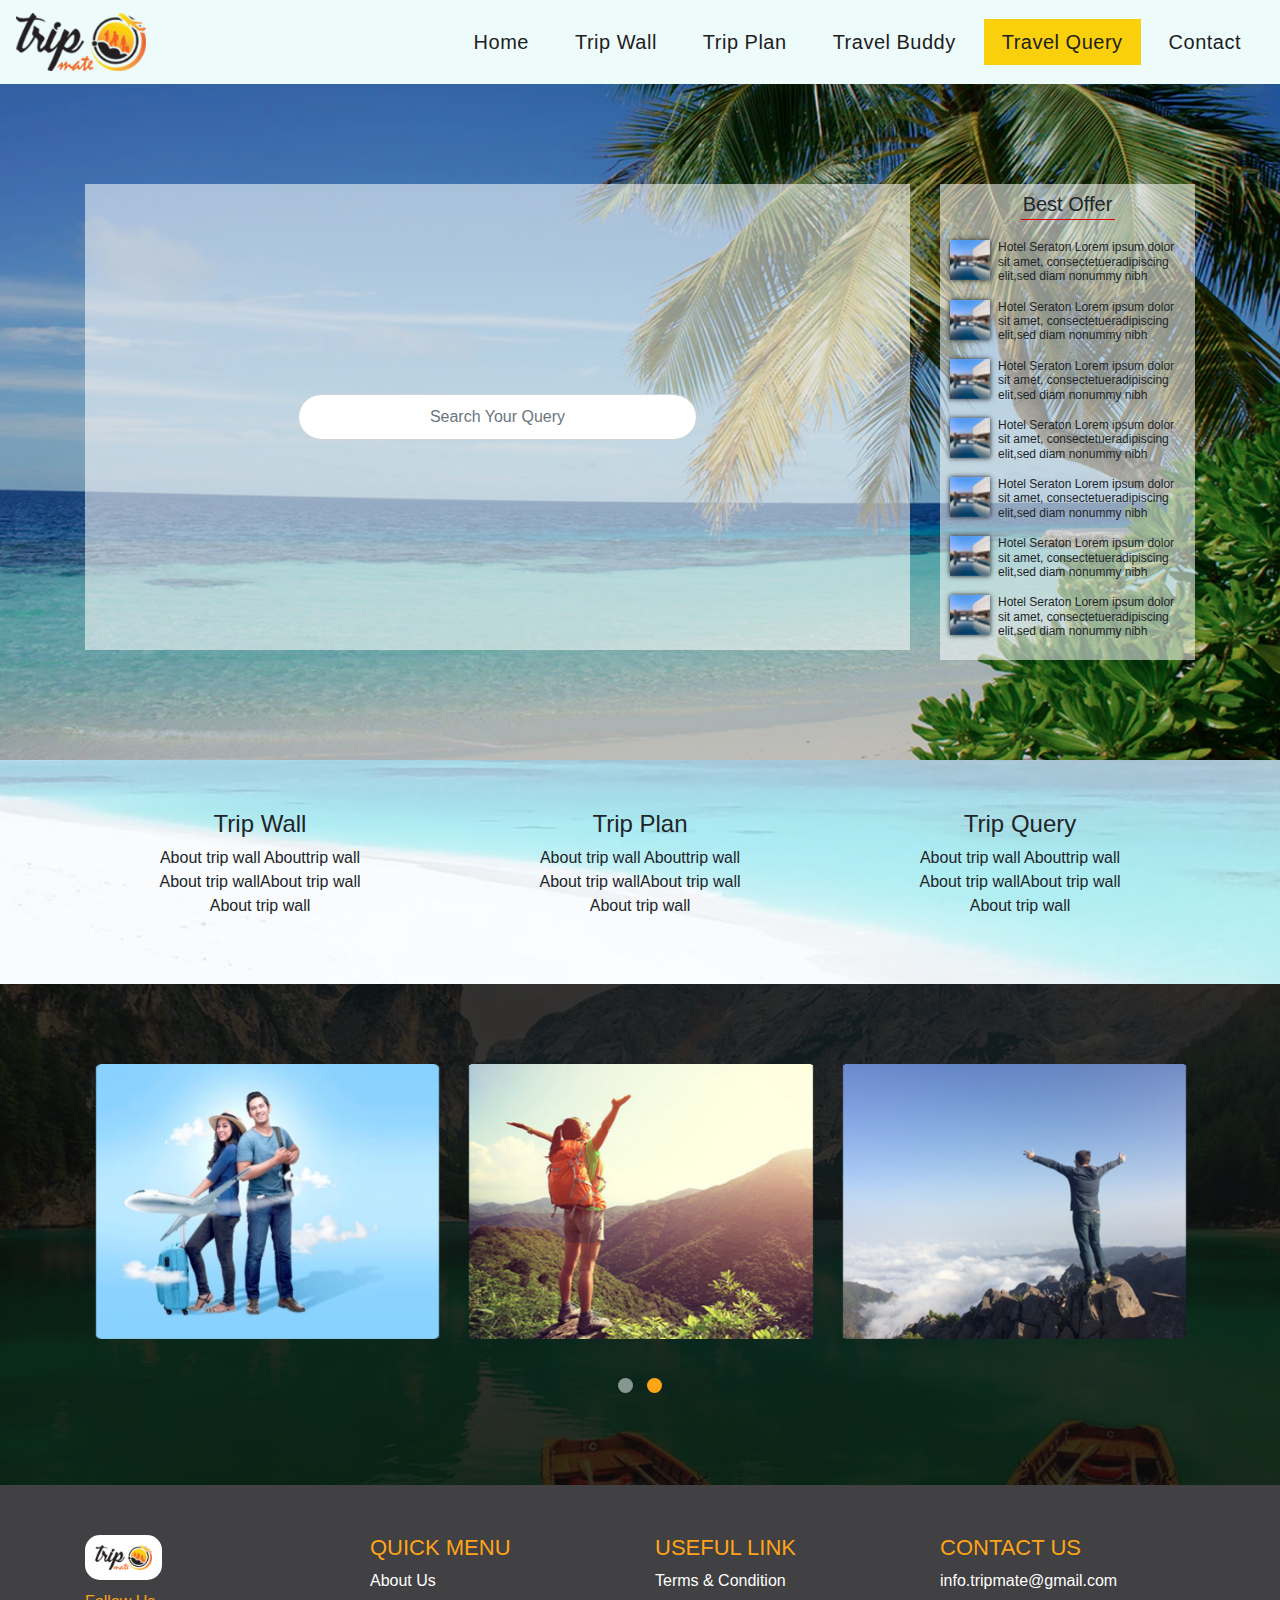
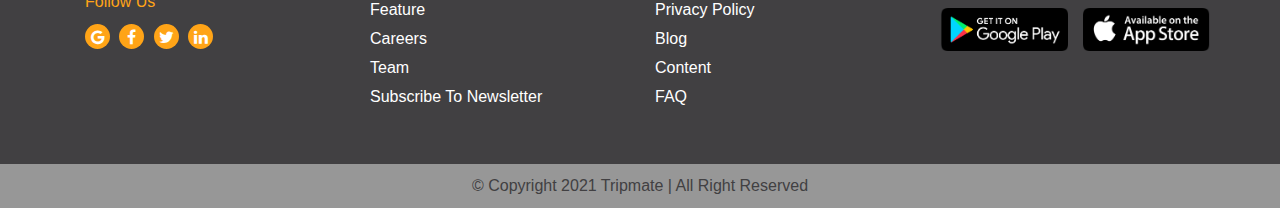
<file: travelquery.html>
<!doctype html>
<html lang="en">

<head>
    <!-- Required meta tags -->
    <meta charset="utf-8">
    <meta name="viewport" content="width=device-width, initial-scale=1, shrink-to-fit=no">

    <!-- Bootstrap CSS -->
    <link rel="stylesheet" href="https://cdn.jsdelivr.net/npm/bootstrap@4.6.0/dist/css/bootstrap.min.css">

    <!-- Font Aweosome Integration -->
    <link rel="stylesheet" href="https://stackpath.bootstrapcdn.com/font-awesome/4.7.0/css/font-awesome.min.css">
    
    <link rel="stylesheet" href="https://cdnjs.cloudflare.com/ajax/libs/OwlCarousel2/2.3.4/assets/owl.carousel.min.css" />
    <link rel="stylesheet"
        href="https://cdnjs.cloudflare.com/ajax/libs/OwlCarousel2/2.3.4/assets/owl.theme.default.min.css" />

    <link rel="stylesheet" href="css/style.css">
    <link rel="stylesheet" href="css/responsive.css">


    <title>Travel Query</title>
</head>

<body>
   
     <!-- NavBar Started -->

    <header>
        <!-- <div class="container"> -->
            <nav class="navbar navbar-expand-lg navbar-light">
                <a class="navbar-brand" href="index.html">
                    <img src="images/logo.png" alt="logo" class="logo">
                </a>
                <button class="navbar-toggler" type="button" data-toggle="collapse" data-target="#navbarSupportedContent"
                    aria-controls="navbarSupportedContent" aria-expanded="false" aria-label="Toggle navigation">
                    <span class="navbar-toggler-icon"></span>
                </button>
        
                <div class="collapse navbar-collapse" id="navbarSupportedContent">
                    <ul class="navbar-nav ml-auto">
                        <li class="nav-item">
                            <a class="nav-link" href="index.html">Home</a>
                        </li>
                        <li class="nav-item">
                            <a class="nav-link" href="travel_wall.html">Trip Wall</a>
                        </li>
                        <li class="nav-item">
                            <a class="nav-link" href="tripplan.html">Trip Plan</a>
                        </li>
                        <li class="nav-item">
                            <a class="nav-link" href="travelbuddy.html">Travel Buddy</a>
                        </li>
                        <li class="nav-item active">
                            <a class="nav-link" href="travelquery.html">Travel Query</a>
                        </li>
                        <li class="nav-item">
                            <a class="nav-link" href="contact.html">Contact</a>
                        </li>
                    </ul>
                </div>
            </nav>
        <!-- </div> -->
    </header>

    <!-- NavBar End -->

   <!-- Search Section Started  -->

    <section class="search query-search">
        <div class="container">
            <div class="row">
                <div class="col-xl-9 col-lg-8 col-md-7">
                    <div class="search-box query-search-box">
                        <div class="row">
                            <div class="col-md-12">
                                <input type="text" class="form-control search-bar query-search-bar" placeholder="Search Your Query">
                            </div>
                        </div>
                    </div>
                </div>
                <div class="col-xl-3 col-lg-4 col-md-5">
                    <div class="recent-post offer-post">
                        <h5>Best Offer</h5>
                        <hr>
                        <div class="media">
                            <img src="images/offer-img4.png" class="mr-2 recent-post-img offer-img" alt="img" class="img-fluid">
                                <div class="media-body">
                                    <p class="">Hotel Seraton Lorem ipsum dolor sit amet, 
                                        consectetueradipiscing elit,sed diam nonummy nibh </p>
                                </div>
                        </div>
                        <div class="media">
                            <img src="images/offer-img4.png" class="mr-2 recent-post-img offer-img" alt="img" class="img-fluid">
                                <div class="media-body">
                                    <p class="">Hotel Seraton Lorem ipsum dolor sit amet, 
                                        consectetueradipiscing elit,sed diam nonummy nibh </p>
                                </div>
                        </div>
                        <div class="media">
                            <img src="images/offer-img4.png" class="mr-2 recent-post-img offer-img" alt="img" class="img-fluid">
                                <div class="media-body">
                                    <p class="">Hotel Seraton Lorem ipsum dolor sit amet, 
                                        consectetueradipiscing elit,sed diam nonummy nibh </p>
                                </div>
                        </div>
                        <div class="media">
                            <img src="images/offer-img4.png" class="mr-2 recent-post-img offer-img" alt="img" class="img-fluid">
                                <div class="media-body">
                                    <p class="">Hotel Seraton Lorem ipsum dolor sit amet, 
                                        consectetueradipiscing elit,sed diam nonummy nibh </p>
                                </div>
                        </div>
                        <div class="media">
                            <img src="images/offer-img4.png" class="mr-2 recent-post-img offer-img" alt="img" class="img-fluid">
                                <div class="media-body">
                                    <p class="">Hotel Seraton Lorem ipsum dolor sit amet, 
                                        consectetueradipiscing elit,sed diam nonummy nibh </p>
                                </div>
                        </div>
                        <div class="media">
                            <img src="images/offer-img4.png" class="mr-2 recent-post-img offer-img" alt="img" class="img-fluid">
                                <div class="media-body">
                                    <p class="">Hotel Seraton Lorem ipsum dolor sit amet, 
                                        consectetueradipiscing elit,sed diam nonummy nibh </p>
                                </div>
                        </div>
                        <div class="media">
                            <img src="images/offer-img4.png" class="mr-2 recent-post-img offer-img" alt="img" class="img-fluid">
                                <div class="media-body">
                                    <p class="">Hotel Seraton Lorem ipsum dolor sit amet, 
                                        consectetueradipiscing elit,sed diam nonummy nibh </p>
                                </div>
                        </div>
                    </div>
                </div>
            </div>
        </div>
    </section>

    <!-- Search Section End  -->


    <!-- Trip-query Section Started  -->
    
    <section class="trip-query trip-query-1">
        <div class="container">
            <div class="row">
                <div class="col-md-4">
                    <h4>Trip Wall</h4>
                    <p>About trip wall Abouttrip wall About trip wallAbout trip wall About trip wall</p>
                </div>
                <div class="col-md-4">
                    <h4>Trip Plan</h4>
                    <p>About trip wall Abouttrip wall About trip wallAbout trip wall About trip wall</p>
                </div>
                <div class="col-md-4">
                    <h4>Trip Query</h4>
                    <p>About trip wall Abouttrip wall About trip wallAbout trip wall About trip wall</p>
                </div>
            </div>
        </div>
    </section>
    <!-- Trip-query Section End  -->


    <!-- Common Slider Section Started -->
    <section class="common-slider">
        <div class="container">
            <div class="row">
                <div class="col-md-12">
                    <div class="owl-carousel owl-theme">
                        <div class="item">
                            <div class="box">
                                <img src="images/slider4.png" class="d-block w-100" alt="...">
                            </div>
                        </div>
                        <div class="item">
                            <div class="box">
                                <img src="images/slider5.png" class="d-block w-100" alt="...">
                            </div>
                        </div>
                        <div class="item">
                            <div class="box">
                                <img src="images/slider6.png" class="d-block w-100" alt="...">
                            </div>
                        </div>
                        <div class="item">
                            <div class="box">
                                <img src="images/slider4.png" class="d-block w-100" alt="...">
                            </div>
                        </div>
                        <div class="item">
                            <div class="box">
                                <img src="images/slider5.png" class="d-block w-100" alt="...">
                            </div>
                        </div>
                    </div>
                </div>
            </div>
        </div>
    </section>
    <!-- Common Slider Section End -->

            <!-- Footer Section Started -->
            
            <footer>
                <div class="container">
                    <div class="row">
                        <div class="col-md-6 col-lg-3 col-gap">
                            <div class="widget-1">
                                <img src="images/footer-logo.png" alt="footer logo" class="footer-logo">
                                <div class="">
                                    <p class="">Follow Us</p>
                                    <div class="social-icon">
                                        <ul>
                                            <li><i class="fa fa-google"></i></li>
                                            <li><i class="fa fa-facebook"></i></li>
                                            <li><i class="fa fa-twitter"></i></li>
                                            <li><i class="fa fa-linkedin"></i></li>
                                        </ul>
                                
                                    </div>
                                </div>
                                
                            </div>
                        </div>
                        <div class="col-md-6 col-lg-3">
                            <div class="widget-2">
                                <h3>QUICK MENU</h3>
                                <a href="#" class="link">About Us</a>
                                <a href="#" class="link">Feature</a>
                                <a href="#" class="link">Careers</a>
                                <a href="#" class="link">Team</a>
                                <a href="#" class="link">Subscribe To Newsletter</a>
                            </div>
                        </div>
                        <div class="col-md-6 col-lg-3">
                            <div class="widget-2">
                                <h3>USEFUL LINK</h3>
                                <a href="#" class="link">Terms & Condition</a>
                                <a href="#" class="link">Privacy Policy</a>
                                <a href="#" class="link">Blog</a>
                                <a href="#" class="link">Content</a>
                                <a href="#" class="link">FAQ</a>
                            </div>
                        </div>
                        <div class="col-md-6 col-lg-3">
                            <div class="widget-2">
                                <h3>CONTACT US</h3>
                                <a href="#" class="link">info.tripmate@gmail.com</a>
                                <div class="row">
                                    <div class="col-6 col-adjust">
                                        <div class="google">
                                            <img src="images/google.png" class="img-fluid" alt="img">
                                        </div>
                                    </div>
                                    <div class="col-6 col-adjust">
                                        <div class="apple">
                                            <img src="images/apple.png" class="img-fluid" alt="img">
                                        </div>
                                    </div>
                                </div>
                            </div>
                        </div>
                    </div>
                </div>
            </footer>
            <!-- Footer Section End -->
            
            
            <section class="bottom-footer">
                <div class="container">
                    <div class="row">
                        <div class="col-12">
                            <p>&copy; Copyright 2021 Tripmate | All Right Reserved </p>
                        </div>
                    </div>
            </section>













    <!-- Optional JavaScript; choose one of the two! -->

    <!-- Option 1: jQuery and Bootstrap Bundle (includes Popper) -->
    <script src="https://code.jquery.com/jquery-3.5.1.slim.min.js"></script>
    <script src="https://cdn.jsdelivr.net/npm/bootstrap@4.6.0/dist/js/bootstrap.bundle.min.js"></script>
    <script src="https://cdnjs.cloudflare.com/ajax/libs/jquery/3.5.1/jquery.min.js"></script>
    <script src="https://cdnjs.cloudflare.com/ajax/libs/OwlCarousel2/2.3.4/owl.carousel.min.js"></script>
    <script src="js/script.js"></script>

    <!-- Option 2: Separate Popper and Bootstrap JS -->
    <!--
    <script src="https://code.jquery.com/jquery-3.5.1.slim.min.js" integrity="sha384-DfXdz2htPH0lsSSs5nCTpuj/zy4C+OGpamoFVy38MVBnE+IbbVYUew+OrCXaRkfj" crossorigin="anonymous"></script>
    <script src="https://cdn.jsdelivr.net/npm/popper.js@1.16.1/dist/umd/popper.min.js" integrity="sha384-9/reFTGAW83EW2RDu2S0VKaIzap3H66lZH81PoYlFhbGU+6BZp6G7niu735Sk7lN" crossorigin="anonymous"></script>
    <script src="https://cdn.jsdelivr.net/npm/bootstrap@4.6.0/dist/js/bootstrap.min.js" integrity="sha384-+YQ4JLhjyBLPDQt//I+STsc9iw4uQqACwlvpslubQzn4u2UU2UFM80nGisd026JF" crossorigin="anonymous"></script>
    -->
</body>

</html>
</file>
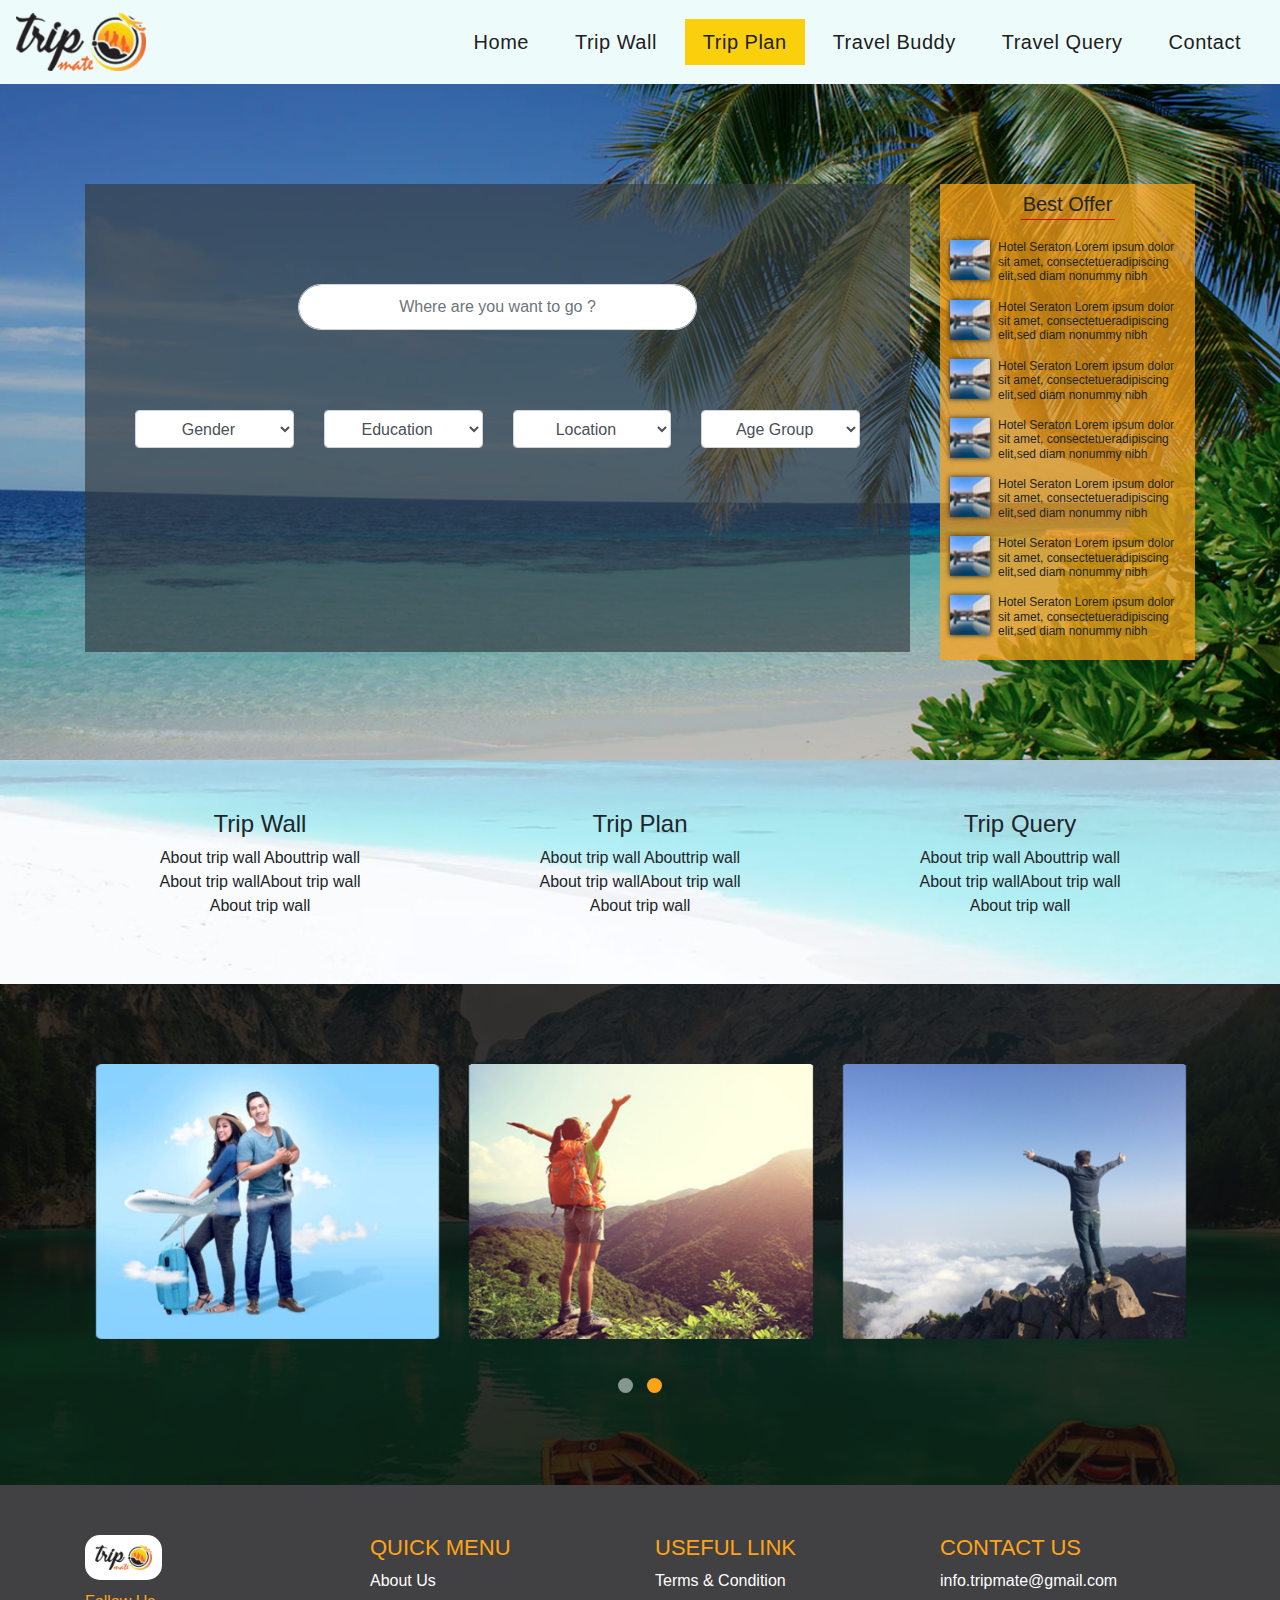
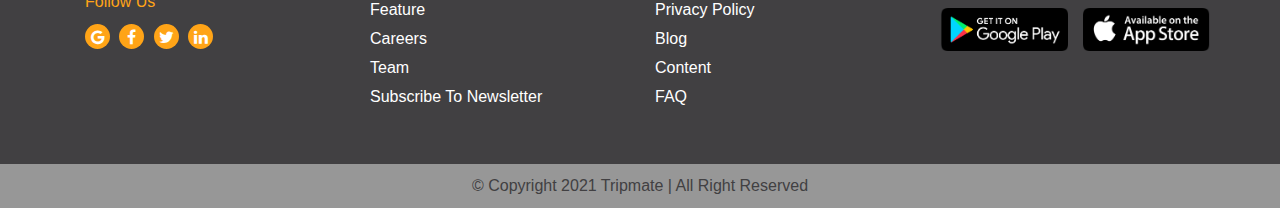
<file: tripplan.html>
<!doctype html>
<html lang="en">

<head>
    <!-- Required meta tags -->
    <meta charset="utf-8">
    <meta name="viewport" content="width=device-width, initial-scale=1, shrink-to-fit=no">

    <!-- Bootstrap CSS -->
    <link rel="stylesheet" href="https://cdn.jsdelivr.net/npm/bootstrap@4.6.0/dist/css/bootstrap.min.css">

    <!-- Font Aweosome Integration -->
    <link rel="stylesheet" href="https://stackpath.bootstrapcdn.com/font-awesome/4.7.0/css/font-awesome.min.css">
    
    <link rel="stylesheet" href="https://cdnjs.cloudflare.com/ajax/libs/OwlCarousel2/2.3.4/assets/owl.carousel.min.css" />
    <link rel="stylesheet"
        href="https://cdnjs.cloudflare.com/ajax/libs/OwlCarousel2/2.3.4/assets/owl.theme.default.min.css" />

    <link rel="stylesheet" href="css/style.css">
    <link rel="stylesheet" href="css/responsive.css">


    <title>Trip Plan</title>
</head>

<body>
   
     <!-- NavBar Started -->

    <header>
        <!-- <div class="container"> -->
            <nav class="navbar navbar-expand-lg navbar-light">
                <a class="navbar-brand" href="index.html">
                    <img src="images/logo.png" alt="logo" class="logo">
                </a>
                <button class="navbar-toggler" type="button" data-toggle="collapse" data-target="#navbarSupportedContent"
                    aria-controls="navbarSupportedContent" aria-expanded="false" aria-label="Toggle navigation">
                    <span class="navbar-toggler-icon"></span>
                </button>
        
                <div class="collapse navbar-collapse" id="navbarSupportedContent">
                    <ul class="navbar-nav ml-auto">
                        <li class="nav-item">
                            <a class="nav-link" href="index.html">Home</a>
                        </li>
                        <li class="nav-item">
                            <a class="nav-link" href="travel_wall.html">Trip Wall</a>
                        </li>
                        <li class="nav-item active">
                            <a class="nav-link" href="tripplan.html">Trip Plan</a>
                        </li>
                        <li class="nav-item">
                            <a class="nav-link" href="travelbuddy.html">Travel Buddy</a>
                        </li>
                        <li class="nav-item">
                            <a class="nav-link" href="travelquery.html">Travel Query</a>
                        </li>
                        <li class="nav-item">
                            <a class="nav-link" href="#">Contact</a>
                        </li>
                    </ul>
                </div>
            </nav>
        <!-- </div> -->
    </header>

    <!-- NavBar End -->

   <!-- Search Section Started  -->

    <section class="search query-search">
        <div class="container">
            <div class="row">
                <div class="col-xl-9 col-lg-8 col-md-7">
                    <div class="search-box">
                        <div class="row">
                            <div class="col-md-12">
                                <input type="text" class="form-control search-bar" placeholder="Where are you want to go ?">
                            </div>
                            <div class="col-lg-3 col-md-6">
                                <select class="form-control dd-option">
                                    <option>Gender</option>
                                    <option>Male</option>
                                    <option>Female</option>
                                </select>
                                <!-- <div class="dd-option">
                                    <div class="dropdown">
                                    <button class="btn dd-button dropdown-toggle" type="button" id="dropdownMenuButton" data-toggle="dropdown" aria-haspopup="true" aria-expanded="false">
                                        Gender
                                    </button>
                                    <div class="dropdown-menu" aria-labelledby="dropdownMenuButton">
                                        <a class="dropdown-item" href="#">Male</a>
                                        <a class="dropdown-item" href="#">Female</a>
                                    </div>
                                    </div>
                                </div> -->
                            </div>
                            <div class="col-lg-3 col-md-6">
                                <select class="form-control dd-option">
                                    <option>Education</option>
                                    <option>Graduate</option>
                                    <option>Under Graduate</option>
                                </select>
                                <!-- <div class="dd-option">
                                    <div class="dropdown">
                                    <button class="btn dd-button dropdown-toggle" type="button" id="dropdownMenuButton" data-toggle="dropdown" aria-haspopup="true" aria-expanded="false">
                                        Education
                                    </button>
                                    <div class="dropdown-menu" aria-labelledby="dropdownMenuButton">
                                        <a class="dropdown-item" href="#">Graduate</a>
                                        <a class="dropdown-item" href="#">Under Graduate</a>
                                    </div>
                                    </div>
                                </div> -->
                            </div>
                            <div class="col-lg-3 col-md-6">
                                <select class="form-control dd-option">
                                    <option>Location</option>
                                    <option>Dhaka</option>
                                    <option>Khulna</option>
                                </select>
                                <!-- <div class="dd-option">
                                    <div class="dropdown">
                                    <button class="btn dd-button dropdown-toggle" type="button" id="dropdownMenuButton" data-toggle="dropdown" aria-haspopup="true" aria-expanded="false">
                                        Location
                                    </button>
                                    <div class="dropdown-menu" aria-labelledby="dropdownMenuButton">
                                        <a class="dropdown-item" href="#">Dhaka</a>
                                        <a class="dropdown-item" href="#">Khulna</a>
                                    </div>
                                    </div>
                                </div> -->
                            </div>
                            <div class="col-lg-3 col-md-6">
                                <select class="form-control dd-option">
                                    <option>Age Group</option>
                                    <option>Greater then 18</option>
                                    <option>Greater then 30</option>
                                </select>
                                <!-- <div class="dd-option">
                                    <div class="dropdown">
                                    <button class="btn dd-button dropdown-toggle" type="button" id="dropdownMenuButton" data-toggle="dropdown" aria-haspopup="true" aria-expanded="false">
                                        Age Group
                                    </button>
                                    <div class="dropdown-menu" aria-labelledby="dropdownMenuButton">
                                        <a class="dropdown-item" href="#">Greater then 18</a>
                                        <a class="dropdown-item" href="#">Greater then 30</a>
                                    </div>
                                    </div>
                                </div> -->
                            </div>
                        </div>
                    </div>
                </div>
                <div class="col-xl-3 col-lg-4 col-md-5">
                    <div class="recent-post">
                        <h5>Best Offer</h5>
                        <hr>
                        <div class="media">
                            <img src="images/offer-img4.png" class="mr-2 recent-post-img offer-img" alt="img" class="img-fluid">
                                <div class="media-body">
                                    <p class="">Hotel Seraton Lorem ipsum dolor sit amet, 
                                        consectetueradipiscing elit,sed diam nonummy nibh </p>
                                </div>
                        </div>
                        <div class="media">
                            <img src="images/offer-img4.png" class="mr-2 recent-post-img offer-img" alt="img" class="img-fluid">
                                <div class="media-body">
                                    <p class="">Hotel Seraton Lorem ipsum dolor sit amet, 
                                        consectetueradipiscing elit,sed diam nonummy nibh </p>
                                </div>
                        </div>
                        <div class="media">
                            <img src="images/offer-img4.png" class="mr-2 recent-post-img offer-img" alt="img" class="img-fluid">
                                <div class="media-body">
                                    <p class="">Hotel Seraton Lorem ipsum dolor sit amet, 
                                        consectetueradipiscing elit,sed diam nonummy nibh </p>
                                </div>
                        </div>
                        <div class="media">
                            <img src="images/offer-img4.png" class="mr-2 recent-post-img offer-img" alt="img" class="img-fluid">
                                <div class="media-body">
                                    <p class="">Hotel Seraton Lorem ipsum dolor sit amet, 
                                        consectetueradipiscing elit,sed diam nonummy nibh </p>
                                </div>
                        </div>
                        <div class="media">
                            <img src="images/offer-img4.png" class="mr-2 recent-post-img offer-img" alt="img" class="img-fluid">
                                <div class="media-body">
                                    <p class="">Hotel Seraton Lorem ipsum dolor sit amet, 
                                        consectetueradipiscing elit,sed diam nonummy nibh </p>
                                </div>
                        </div>
                        <div class="media">
                            <img src="images/offer-img4.png" class="mr-2 recent-post-img offer-img" alt="img" class="img-fluid">
                                <div class="media-body">
                                    <p class="">Hotel Seraton Lorem ipsum dolor sit amet, 
                                        consectetueradipiscing elit,sed diam nonummy nibh </p>
                                </div>
                        </div>
                        <div class="media">
                            <img src="images/offer-img4.png" class="mr-2 recent-post-img offer-img" alt="img" class="img-fluid">
                                <div class="media-body">
                                    <p class="">Hotel Seraton Lorem ipsum dolor sit amet, 
                                        consectetueradipiscing elit,sed diam nonummy nibh </p>
                                </div>
                        </div>
                    </div>
                </div>
            </div>
        </div>
    </section>

    <!-- Search Section End  -->


    <!-- Trip-query Section Started  -->
    
    <section class="trip-query trip-query-1">
        <div class="container">
            <div class="row">
                <div class="col-md-4">
                    <h4>Trip Wall</h4>
                    <p>About trip wall Abouttrip wall About trip wallAbout trip wall About trip wall</p>
                </div>
                <div class="col-md-4">
                    <h4>Trip Plan</h4>
                    <p>About trip wall Abouttrip wall About trip wallAbout trip wall About trip wall</p>
                </div>
                <div class="col-md-4">
                    <h4>Trip Query</h4>
                    <p>About trip wall Abouttrip wall About trip wallAbout trip wall About trip wall</p>
                </div>
            </div>
        </div>
    </section>
    <!-- Trip-query Section End  -->


    <!-- Common Slider Section Started -->
    <section class="common-slider">
        <div class="container">
            <div class="row">
                <div class="col-md-12">
                    <div class="owl-carousel owl-theme">
                        <div class="item">
                            <div class="box">
                                <img src="images/slider4.png" class="d-block w-100" alt="...">
                            </div>
                        </div>
                        <div class="item">
                            <div class="box">
                                <img src="images/slider5.png" class="d-block w-100" alt="...">
                            </div>
                        </div>
                        <div class="item">
                            <div class="box">
                                <img src="images/slider6.png" class="d-block w-100" alt="...">
                            </div>
                        </div>
                        <div class="item">
                            <div class="box">
                                <img src="images/slider4.png" class="d-block w-100" alt="...">
                            </div>
                        </div>
                        <div class="item">
                            <div class="box">
                                <img src="images/slider5.png" class="d-block w-100" alt="...">
                            </div>
                        </div>
                    </div>
                </div>
            </div>
        </div>
    </section>
    <!-- Common Slider Section End -->

            <!-- Footer Section Started -->
            
            <footer>
                <div class="container">
                    <div class="row">
                        <div class="col-md-6 col-lg-3 col-gap">
                            <div class="widget-1">
                                <img src="images/footer-logo.png" alt="footer logo" class="footer-logo">
                                <div class="">
                                    <p class="">Follow Us</p>
                                    <div class="social-icon">
                                        <ul>
                                            <li><i class="fa fa-google"></i></li>
                                            <li><i class="fa fa-facebook"></i></li>
                                            <li><i class="fa fa-twitter"></i></li>
                                            <li><i class="fa fa-linkedin"></i></li>
                                        </ul>
                                
                                    </div>
                                </div>
                                
                            </div>
                        </div>
                        <div class="col-md-6 col-lg-3">
                            <div class="widget-2">
                                <h3>QUICK MENU</h3>
                                <a href="#" class="link">About Us</a>
                                <a href="#" class="link">Feature</a>
                                <a href="#" class="link">Careers</a>
                                <a href="#" class="link">Team</a>
                                <a href="#" class="link">Subscribe To Newsletter</a>
                            </div>
                        </div>
                        <div class="col-md-6 col-lg-3">
                            <div class="widget-2">
                                <h3>USEFUL LINK</h3>
                                <a href="#" class="link">Terms & Condition</a>
                                <a href="#" class="link">Privacy Policy</a>
                                <a href="#" class="link">Blog</a>
                                <a href="#" class="link">Content</a>
                                <a href="#" class="link">FAQ</a>
                            </div>
                        </div>
                        <div class="col-md-6 col-lg-3">
                            <div class="widget-2">
                                <h3>CONTACT US</h3>
                                <a href="#" class="link">info.tripmate@gmail.com</a>
                                <div class="row">
                                    <div class="col-6 col-adjust">
                                        <div class="google">
                                            <img src="images/google.png" class="img-fluid" alt="img">
                                        </div>
                                    </div>
                                    <div class="col-6 col-adjust">
                                        <div class="apple">
                                            <img src="images/apple.png" class="img-fluid" alt="img">
                                        </div>
                                    </div>
                                </div>
                            </div>
                        </div>
                    </div>
                </div>
            </footer>
            <!-- Footer Section End -->
            
            
            <section class="bottom-footer">
                <div class="container">
                    <div class="row">
                        <div class="col-12">
                            <p>&copy; Copyright 2021 Tripmate | All Right Reserved </p>
                        </div>
                    </div>
            </section>













    <!-- Optional JavaScript; choose one of the two! -->

    <!-- Option 1: jQuery and Bootstrap Bundle (includes Popper) -->
    <script src="https://code.jquery.com/jquery-3.5.1.slim.min.js"></script>
    <script src="https://cdn.jsdelivr.net/npm/bootstrap@4.6.0/dist/js/bootstrap.bundle.min.js"></script>
    <script src="https://cdnjs.cloudflare.com/ajax/libs/jquery/3.5.1/jquery.min.js"></script>
    <script src="https://cdnjs.cloudflare.com/ajax/libs/OwlCarousel2/2.3.4/owl.carousel.min.js"></script>
    <script src="js/script.js"></script>

    <!-- Option 2: Separate Popper and Bootstrap JS -->
    <!--
    <script src="https://code.jquery.com/jquery-3.5.1.slim.min.js" integrity="sha384-DfXdz2htPH0lsSSs5nCTpuj/zy4C+OGpamoFVy38MVBnE+IbbVYUew+OrCXaRkfj" crossorigin="anonymous"></script>
    <script src="https://cdn.jsdelivr.net/npm/popper.js@1.16.1/dist/umd/popper.min.js" integrity="sha384-9/reFTGAW83EW2RDu2S0VKaIzap3H66lZH81PoYlFhbGU+6BZp6G7niu735Sk7lN" crossorigin="anonymous"></script>
    <script src="https://cdn.jsdelivr.net/npm/bootstrap@4.6.0/dist/js/bootstrap.min.js" integrity="sha384-+YQ4JLhjyBLPDQt//I+STsc9iw4uQqACwlvpslubQzn4u2UU2UFM80nGisd026JF" crossorigin="anonymous"></script>
    -->
</body>

</html>
</file>
<file: css/style.css>
.wall-body{
    background-color: #202020;
}

/* Nav Css */


header{
    background: #eefbfbfb;
}

.navbar-nav .nav-item{
    padding: 0 10px;
}

.navbar-nav .nav-item .nav-link {
    font-size: 20px!important;
    letter-spacing: .5px;
    color: #202020!important;
}

.logo{
    width: 80%;
}

.navbar-nav .nav-item {
    padding: 0 10px;
    /* background: #fad00c; */
    margin: 0 5px;
}

.navbar-nav .nav-item.active{
     background: #fad00c;
    }

    .navbar-nav .nav-item:hover{
     background: #fad00c;
     transition: 0.3s;
    }

    .slider-caption{
        left: 50%!important;
        top: 50%!important;
        transform: translate(-50%, -50%);
    }

    .slider-caption .find{
        height: calc(2em + 0.75rem + 2px)!important;
        padding-left: 35%;
        font-size: 20px;
        border-radius: 50px;
        margin-bottom: 30px;
    }

    .slider-caption .btn1{
        border-radius: 0!important;
        margin-bottom: 30px;
        padding: 12px 30px;

    }

    .slider-caption .btn2{
        border-radius: 0!important;
        padding: 12px 30px;

    }

    .slider-indicators{
        bottom: 10%!important;
    }

    .slider-indicators li{
        width: 15px;
        height: 15px;
        border: 1px solid #fff;
        border-radius: 100px;
    }

    .slider-img{
        width: 100%;
        height: 600px;
        object-fit: cover;
    }

    /* News Heading Section CSS */

    .heading{
        
}


    .heading .title{
        text-align: center;
        color: #fad00c;
        background: #202020;
        padding:10px 0;
    }

    .heading .title h5{
        margin: 0;
    }

    .heading .description{
        
        padding:10px;
    }

    .heading .description p{
         margin: 0;
         font-size: 20px;
         font-weight: 500;
       
    }

    .adjust-container{
        padding: 0;
    }



    /* Featured CSS */

    .feature{
        position: relative;
        background: url(../images/feature-bg.png);
        background-position: center;
        background-size: cover;
        background-repeat: no-repeat;
        
        padding: 80px 0;
        
    }

    .feature::after{
        content: "";
        position: absolute;
        top: 0;
        left: 0;
        display: block;
        width: 100%;
        height: 100%;
        background-color: #000;
        opacity: .5;
        z-index: 0;
    }

    .feature > *{
        z-index: 10;
        position: relative;
    }

    .feature .wall{
        background: #fff;
        padding: 30px 0;
        text-align: center;
        border-radius: 10px;
    }

     .feature .plan{
         margin-top: 80px;
     }

     .feature .query{
         margin-top: 80px;
     }

    .feature .wall h5{
        background-color: #fad00c;
        padding: 10px 0;

    }

    .feature .wall p{
        padding: 0 30px;
    }

    .feature .wall a{}


    /* Destination Section Css */

    .destination{
        position: relative;
        background: url(../images/destination-bg.png);
        background-position: center;
        background-size: cover;
        background-repeat: no-repeat;
        padding: 80px 0;
    }

    .destination::after{
        content: "";
        position: absolute;
        top: 0;
        left: 0;
        display: block;
        width: 100%;
        height: 100%;
        background-color: #a7a7a7;
        opacity: .3;
        z-index: 0;
    }

    .destination > *{
        z-index: 10;
        position: relative;
    }

    .slider-box{
        padding: 50px 50px 50px 0px;
    }

    .img-border{
        border: 2px solid #fff;
        border-radius: 20px;
    }

     .slider-box-indicators{
        bottom: 5%!important;
    }

    .slider-box-indicators li{
        width: 15px;
        height: 15px;
        background-color: #fad00c;
        border: 1px solid #000;
        border-radius: 100px;
    }

    .destination h2{
        text-align: center;
        font-size: 40px;
        color: #ffa417;
        font-weight: 600;
        margin-bottom: 50px;

    }


 .destination .text-area{

 }

 .destination .text-area p{

    font-size: 18px;
    margin-top: 50px;
    line-height: 1.7;
     
 }





.offer{
        position: relative;
        background: url(../images/offer-bg.png);
        background-position: center;
        background-size: cover;
        background-repeat: no-repeat;
        
        padding: 80px 0;
        
    }

    .offer::after{
        content: "";
        position: absolute;
        top: 0;
        left: 0;
        display: block;
        width: 100%;
        height: 100%;
        background-color: #000;
        opacity: .7;
        z-index: 0;
    }

    .offer > *{
        z-index: 10;
        position: relative;
    }

    .offer h2{
         text-align: center;
        font-size: 40px;
        color: #ffa417;
        font-weight: 600;
        margin-bottom: 50px;
    }

 .item{
     padding: 0 10px;
     
 }

.card{
    margin: 0 auto;
    padding: 20px 20px 0 20px;
    background-color: #ffa417;
}

.offer-img{
    border: 2px solid #fff;
    border-radius: 20px;
    box-shadow: 0px 0px 5px 0px;
}

.card-title{
    font-size: px;
}


footer{
    background-color: #414042;
    padding: 50px 0;
}

footer .widget-1{
    padding-right: 25%;

}

footer .widget-1 img{
    width: 40%;
    padding: 10px;
    background-color: #fff;
    border-radius: 15px;
}

footer .widget-1 p{
    color: #ffa417;
    font-size: 16px;
    margin-bottom: 10px;
    margin-top: 10px;
    font-weight: 500;
}

footer .widget-2{

}

footer .widget-2 h3{
    color: #ffa417;
    font-size: 22px;

}

footer .widget-2 .link{
    display: block;
    color: #fff;
    text-decoration: none;
    margin: 5px 0;
}

footer .widget-2 .link:hover{
    color: #ffa417;
    transition: 0.4s;
}

.bottom-footer{
    padding: 10px 0;
    background-color: #979797;
    color: #414042;
    text-align: center;
}

.bottom-footer p{
    margin: 0;
}

.bottom-footer p span{
    
}


.bottom-footer p a{
    color: #fff;
    text-decoration: none;
}

.bottom-footer p a:hover{
    color: #F36A10;
    transition: 0.5s;
}

.margin-left{
    margin-left: 100px!important;
}

.inline-icon{
    display: flex;
}

footer .social-icon{
    display: inline-block;
}

footer .social-icon ul{
     display: inline-block;
     padding-left: 0px;
     margin: 0;
}

footer .social-icon ul li{
    list-style: none;
    display: inline;
    
}

footer .social-icon ul li i{
    width: 25px;
    height: 25px;
    line-height: 25px;
    text-align: center;
    border: 1px solid transparent;
    border-radius: 50px;
    color: #fff;
    background-color: #ffa417;
    margin-right: 5px;
}
footer .social-icon ul li i:hover{
    background: #0e76a8;
    transition: 0.5s;
}

.apple{
    text-align: left;
}

.col-adjust{
    padding-right: 0;
    margin-top: 10px;
}


.post{
    padding-top: 50px;
    padding-bottom: 0px;
}

.post .media{
    padding: 10px;
}

.post .media .user-img{
    width: 60px;
    height: 60px;
    border: 1px solid #fff;
    border-radius: 50px;
}

.post .media .media-body{}

.post .media .media-body .name-text{
    color: #fff;
    font-size: 22px;
}

.post .media .media-body form{}

.post .media .media-body form .insert-media{}

.post .media .media-body form .insert-media .insert-box{
    background: #a7a7a7;
    text-align: center;
    padding: 5px 0;
    border-radius: 10px;
}

.post .media .media-body form .insert-media .insert-box ul{
   padding: 0;
    margin: 0;

}

.post .media .media-body form .insert-media .insert-box ul li{
    color: #202020;
    list-style: none;
    font-size: 24px;
}

.post .media .media-body form .insert-media .insert-box ul li i{
    margin-right: 10px;
}

.custom-col{
    padding-right: 5px;
    padding-left: 5px;
}

.post .media .media-body form .insert-media .btn-post{
    text-align: right;
}

.post .media .media-body form .insert-media .btn-post .btn{
    color: #202020;
    background-color: #ffa417;
    font-size: 18px;
    font-weight: 500;
    padding: 7px 20px;
    border-radius: 100px;
}

.post-container{
    background-color: #fff;
    border-radius: 10px;
}


.published-post .media .media-body{
    margin-right: 60px;
}

.published-post .media .media-body .name-text{
    color: #202020;
    font-weight: 500;
}

.published-post .media .media-body p{
    margin-top: 10px;
}

.published-post .media .media-body .like-box{}

.published-post .media .media-body .like-box ul{
    padding: 0;
}

.published-post .media .media-body .like-box ul li{
    list-style: none;
}

.published-post .media .media-body .like-box ul li i{
    margin-right: 5px;
}

.published-post .media .media-body .inline-icon{
    /* margin-top: 20%; */
    float: right;
}

.published-post .media .media-body .inline-icon p{
    font-size: 20px;
    font-weight: 600;
}

.published-post .media .media-body .inline-icon .social-icon{
    
}

.published-post .media .media-body .inline-icon .social-icon ul{
    display: inline-flex;
    padding: 0;
    margin-top: 10px;
}

.published-post .media .media-body .inline-icon .social-icon ul li{
    list-style: none;
    margin: 0 3px;
}

.published-post .media .media-body .inline-icon .social-icon ul li .facebook{
    width: 30px;
    height: 30px;
    line-height: 30px;
    text-align: center;
    border: 1px solid #3b5998;
    border-radius: 50px;
    background-color: #3b5998;
    color: #fff;
}

.published-post .media .media-body .inline-icon .social-icon ul li .twitter{
     width: 30px;
    height: 30px;
    line-height: 30px;
    text-align: center;
    border: 1px solid #00acee;
    border-radius: 50px;
    background-color: #00acee;
    color: #fff;
}

.published-post .media .media-body .inline-icon .social-icon ul li .linkedin{
     width: 30px;
    height: 30px;
    line-height: 30px;
    text-align: center;
    border: 1px solid #0e76a8;
    border-radius: 50px;
    background-color: #0e76a8;
    color: #fff;
}

.published-post .media .media-body .inline-icon .social-icon ul li .youtube{
     width: 30px;
    height: 30px;
    line-height: 30px;  
    text-align: center;
    border: 1px solid #FF0000;
    border-radius: 50px;
    background-color:#FF0000;
    color: #fff;
}

.published-post .media .media-body .inline-icon .social-icon ul li .instagram{
     width: 30px;
    height: 30px;
    line-height: 30px;  
    text-align: center;
    border: 1px solid #e4405f;
    border-radius: 50px;
    background-color:#e4405f;
    color: #fff;
}

.comment-img{
    width: 35px;
    height: 35px;
    object-fit: cover;
    border-radius: 50px;
}

.commenter-name{
    font-size: 16px!important;
    margin-top: 5px!important;
}

.published-post .media .media-body .comment-text{
    border: 1px solid #a7a7a7;
    border-radius: 50px;
    padding: 10px 20px;
    margin-top: 0!important;
}

.published-post{
    padding: 20px 0!important;
}


/* Travel Buddy Page started */


 .search{
        position: relative;
        background: url(../images/tb_bg-1.png);
        background-position: center;
        background-size: cover;
        background-repeat: no-repeat;
        
        padding: 80px 0;
        
    }

    .search::after{
        content: "";
        position: absolute;
        top: 0;
        left: 0;
        display: block;
        width: 100%;
        height: 100%;
        background-color: #000;
        opacity: .2;
        z-index: 0;
    }

    .search > *{
        z-index: 10;
        position: relative;
    }


    .search .search-box{
        
        background-color: #343a40ab;
        padding: 100px 50px;
        padding-bottom: 204px;
    }

    .search .search-box .search-bar{
        text-align: center;
        width: 55%;
        margin: 0 auto;
        border-radius: 50px;
        padding: 22px;
        margin-bottom: 80px;
    }

    .search .search-box .dd-option{
        text-align: center;
    }

    .search .search-box .dd-option .dropdown{}

    .search .search-box .dd-option .dropdown .dd-button{
        background-color: #fff;
        padding: 7px 40px;
    }

    .search .recent-post{
        background-color: #ffa417b8;
        padding: 5px 10px;
    }

    .search .recent-post h5{
        text-align: center;
        margin:3px 0;
        
    }

    .search .recent-post hr{
        margin: 0 auto;
        margin-bottom: 20px;
        width: 40%;
        background-color: #FF0000;
    }

    .search .recent-post .media{}

    .search .recent-post .media .recent-post-img{
        width: 40px;
        height: 40px;
        border: 1px solid #fff;
        border-radius: 50px;
    }

    .search .recent-post .media .media-body{}

    .search .recent-post .media .media-body p{
        font-size: 12px;
        line-height: 1.2;
        text-align: left;
    }


   /* Trip Query Section Started */

   .trip-query{
        position: relative;
        background: url(../images/tb_bg-2.png);
        background-position: center;
        background-size: cover;
        background-repeat: no-repeat;
        padding: 50px 0;
        text-align: center;
        
    }

    .trip-query::after{
        content: "";
        position: absolute;
        top: 0;
        left: 0;
        display: block;
        width: 100%;
        height: 100%;
        background-color: #fff;
        opacity: .6;
        z-index: 0;
    }

    .trip-query > *{
        z-index: 10;
        position: relative;
    }

    .trip-query p{
        padding: 0 15%;
    }





.query-search{
        position: relative;
        background: url(../images/tq-bg-1.png);
        background-position: top;
        background-size: cover;
        background-repeat: no-repeat;
        padding: 100px 0;
        text-align: center;
        
    }

    .query-search-box{
        background-color: #ffffff8c!important;
        padding: 210px 50px!important;
        /* padding-bottom: 204px; */
    }

    .query-search-bar{

        margin-bottom: 0px!important;

    }

    .offer-img{
        border: none!important;
        border-radius: 0!important;
    }

    .offer-post{
        background-color: #ffffff8c!important;
    }

    .trip-query-1{
        position: relative;
        background: url(../images/tq-bg-2.png);
        background-position: center;
        background-size: cover;
        background-repeat: no-repeat;
        padding: 50px 0;
        text-align: center;
        
    }


    .common-slider{
        position: relative;
        background: url(../images/slider-bg.png);
        background-position: center;
        background-size: cover;
        background-repeat: no-repeat;
        padding: 80px 0;
        text-align: center;
    }

    .common-slider::after{
        content: "";
        position: absolute;
        top: 0;
        left: 0;
        display: block;
        width: 100%;
        height: 100%;
        background-color: #000;
        opacity: .8;
        z-index: 0;
    }

    .common-slider > *{
        z-index: 10;
        position: relative;
    }

    .owl-theme .owl-nav {
    margin-top: 0px;
}

.owl-theme .owl-dots .owl-dot span {
    width: 15px;
    height: 15px;
    background: #ffa417;
   
}

.query-search{
        position: relative;
        background: url(../images/tp-bg.png);
        background-position: center;
        background-size: cover;
        background-repeat: no-repeat;
        padding: 100px 0;
        text-align: center;
        
    }


    .contact{
        position: relative;
        background: url(../images/tp-bg.png);
        background-position: center;
        background-size: cover;
        background-repeat: no-repeat;
        padding: 80px 0;
    }

    .contact::after{
        content: "";
        position: absolute;
        top: 0;
        left: 0;
        display: block;
        width: 100%;
        height: 100%;
        background-color: #000;
        opacity: .3;
        z-index: 0;
    }

    .contact > *{
        z-index: 10;
        position: relative;
    }

.contact .hero-area{
    text-align: right;
    padding: 0 5%;
}

.contact .hero-area h3{
    font-size: 40px;
    margin-bottom: 20px;
}

.contact .hero-area p{
    font-size: 16px;
    color: #fff;
    margin-bottom: 20px;
    line-height: 1.7;
}

form{}

form .form-control{
    margin-bottom: 20px;
    border-radius: 0;
    color: black;
    
}

form .btn-submit{
    width: 100%;
    border: 1px solid #fff;
    color: #202020;
    background: #fff;
    padding: 10px;
    margin-top: 10px;
    text-transform: uppercase;
}

form .btn-submit:hover{
    border: 1px solid #ffa417;
    background: #ffa417;
    transition: .5s;
}
</file>
<file: css/responsive.css>
@media (min-width: 0px) and (max-width: 575px) {

.slider-caption {
   
    top: 45%!important;
    right: -30%;
    
}

.slider-caption .find {
    
    padding-left: 20%;
    width: 300px;
}

.heading .description p {
    text-align: center;
}

.feature .plan {
    margin: 30px 0;
}

.feature .query {
    margin-top: 30px;
}

.slider-box {
    padding: 0;
}

.destination .text-area {
    text-align: center;
    padding: 0 10px;
}

footer{
    text-align: center;
}

footer .widget-1 {
    padding-right: 0;
    margin-bottom: 20px;
}

footer .widget-2 {
    margin-bottom: 20px;
}

.col-adjust {
    padding-right: 20px;
    
}

.post .media .user-img {
    width: 35px;
    height: 35px;
}

.post .media .media-body .name-text {
    
    font-size: 16px;
}

.mt-2, .my-2 {
    margin-top: .3rem!important;
}

.post .media .media-body form .insert-media .insert-box ul li {
    font-size: 16px;
}

.post .media .media-body form .insert-media .btn-post {
    margin: 15px 0;
}

.published-post .media .media-body .inline-icon p {
    font-size: 18px;
}

.published-post .media .media-body {
    margin-right: 0px;
}

.video-box{
    width: 275px;
    height: 180px;
}

.search .search-box .search-bar {
    width: 100%;
    margin-bottom: 40px;
}

.search .search-box .dd-option {
    margin-bottom: 20px;
}

.search .search-box {
    padding-bottom: 80px;
    margin-bottom: 30px;
}

.contact .hero-area h3{
    color: #fff;
}


.contact .hero-area{
    text-align: center;
    padding: 0 2%;
}

}

@media (min-width: 768px) and (max-width: 991px) {

    .slider-caption .find {
    padding-left: 20%;
}

    .feature .plan {
    margin: 0px 0;
}

.feature .query {
    margin-top: 0;
}

.feature .wall {
   
    margin-bottom: 30px;
}

.heading .title h5 {
    font-size: 16px;
}

.heading .description p {
    
    font-size: 14px;
   
}

.slider-box {
    padding: 0;
}

.destination .text-area p {
    font-size: 14px;
    margin-top: 0px;
    
}

.post .media .media-body form .insert-media .insert-box ul li {
    font-size: 18px;
}

.post .media {
    padding-bottom: 20px;
}

.video-box{
    width: 530px;
    height: 320px;
}

.published-post .media .media-body .like-box {
    margin-top: 10px;
}

.search .search-box .search-bar {
    width: 100%;
    margin-bottom: 50px;
}

.search .search-box .dd-option {
    margin-bottom: 20px;
}

.search .search-box {
    padding-bottom: 155px;
}

.trip-query p {
    padding: 0 5%;
}

}

@media (min-width: 992px) and (max-width: 1199px) {

    .slider-caption .find {
    padding-left: 29%;
}

.heading .description p {
    
    font-size: 16px;
   
}

footer .widget-2 h3 {
    font-size: 20px;
}

.video-box{
    width: 770px;
    height: 420px;
}

.published-post .media .media-body .like-box {
    margin-top: 10px;
}

}
</file>
